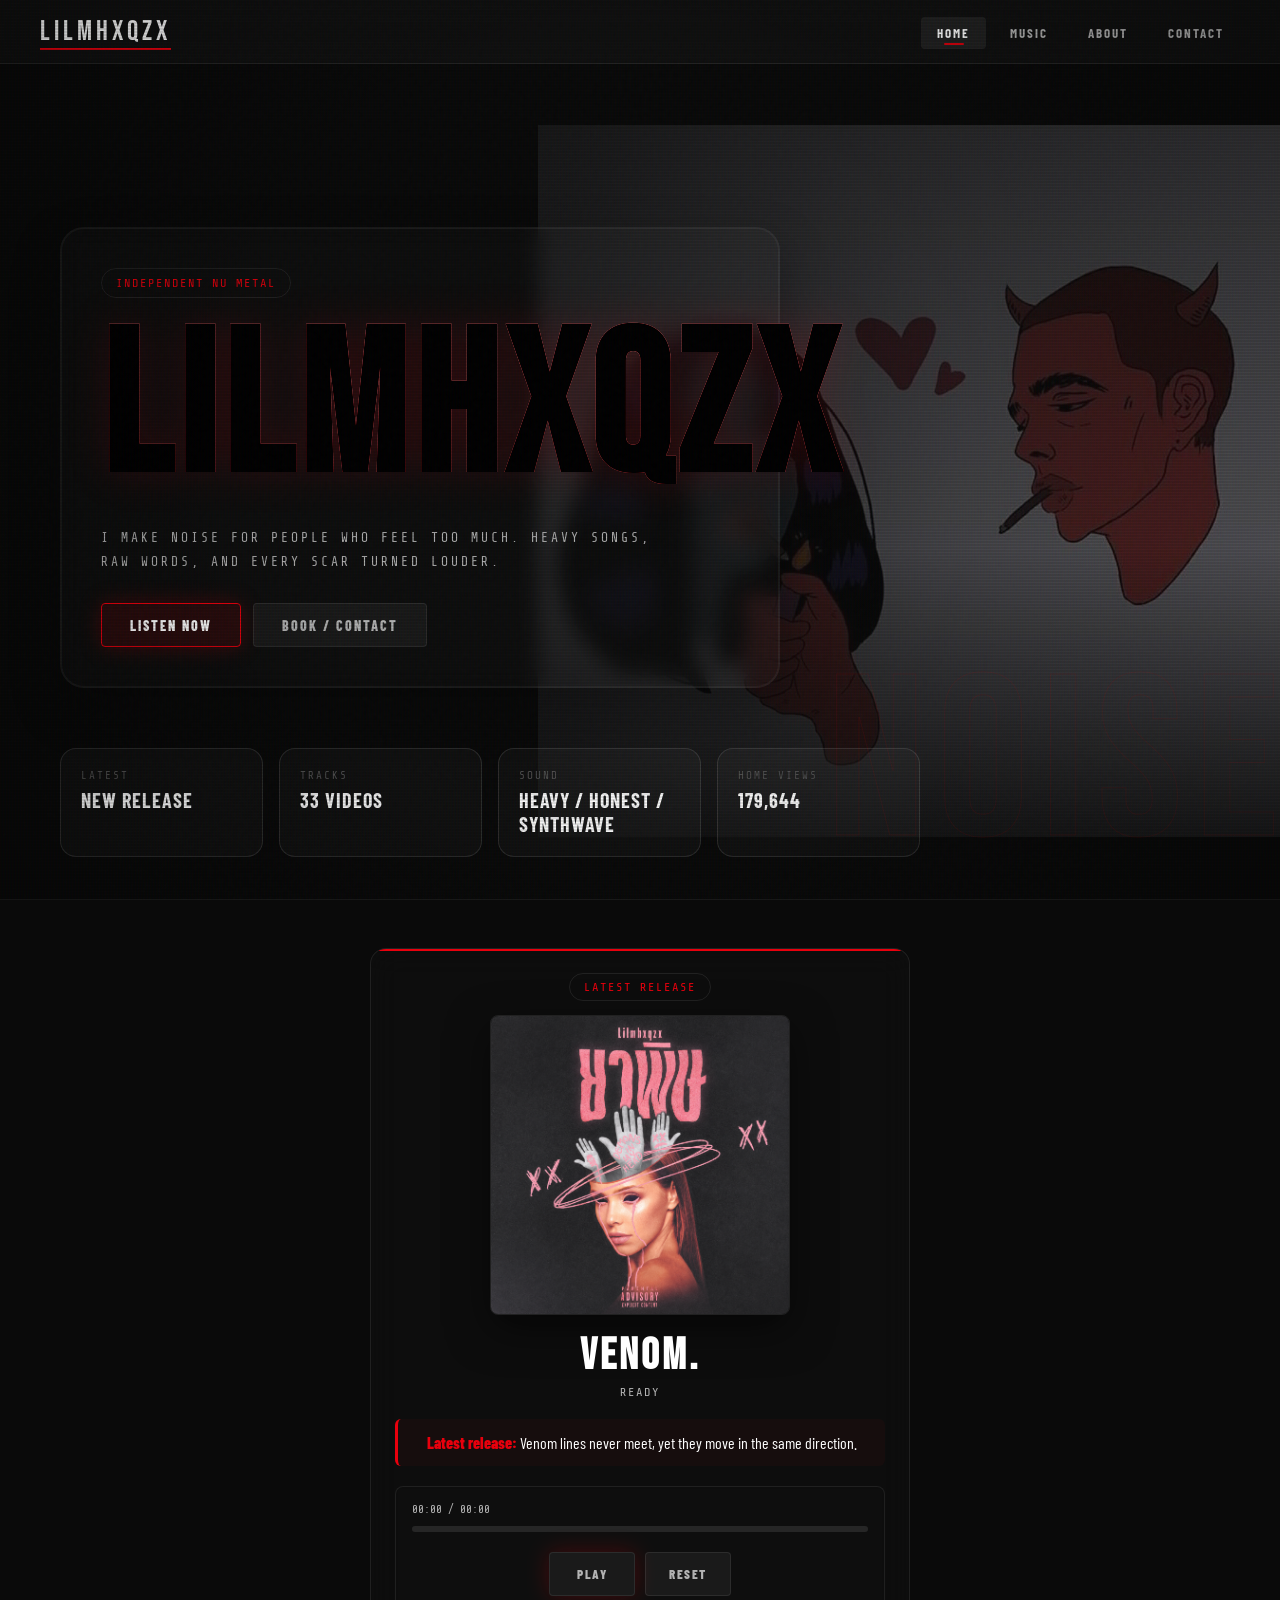
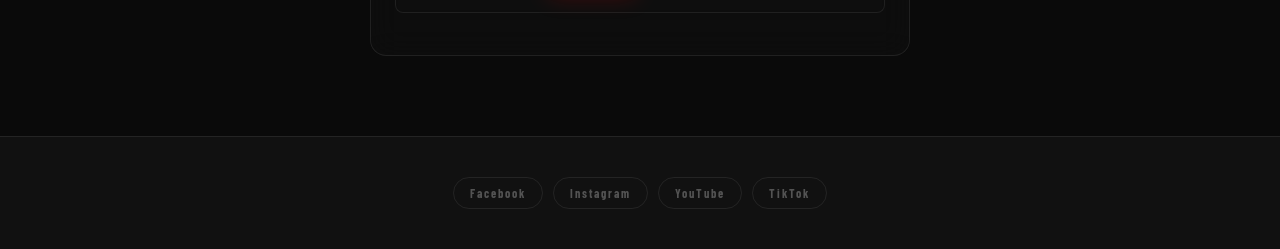
<file: index.html>
<!DOCTYPE html>
<html lang="en">

<head>
    <meta charset="UTF-8">
    <meta name="viewport" content="width=device-width, initial-scale=1.0">
    <title>Lilmhxqzx Music</title>
    <link href="https://fonts.googleapis.com/css2?family=Bebas+Neue&family=Barlow+Condensed:wght@400;600;700;900&family=Share+Tech+Mono&display=swap" rel="stylesheet">
    <link rel="stylesheet" href="style.css?v=3">
    <script src="data.js"></script>
    <!-- Internal Styles Cleaned up to use style.css -->
</head>

<body>
    <div id="page-loader"></div>

    <nav class="navbar">
        <a href="index.html" class="logo">LILMHXQZX</a>
        <button class="nav-toggle" id="nav-toggle">☰</button>
        <ul id="nav-menu">
            <li><a href="index.html" class="active">HOME</a></li>
            <li><a href="music.html">MUSIC</a></li>
            <li><a href="about.html">ABOUT</a></li>
            <li><a href="contact.html">CONTACT</a></li>
        </ul>
    </nav>

    <main class="home">
        <div class="hero-content-glass">
            <div class="hero-copy">
                <div class="eyebrow">INDEPENDENT NU METAL</div>
                <h1 class="glitch" data-text="LILMHXQZX">LILMHXQZX</h1>
                <p>I make noise for people who feel too much. Heavy songs, raw words, and every scar turned louder.</p>
                <div class="hero-actions">
                    <a class="primary-action" href="music.html">LISTEN NOW</a>
                    <a class="secondary-action" href="contact.html">BOOK / CONTACT</a>
                </div>
            </div>
        </div>

        <div class="hero-meta" aria-label="Artist highlights">
            <div>
                <span>Latest</span>
                <strong>New Release</strong>
            </div>
            <div>
                <span>Tracks</span>
                <strong id="meta-track-count">0 Videos</strong>
            </div>
            <div>
                <span>Sound</span>
                <strong>HEAVY / HONEST / SYNTHWAVE</strong>
            </div>
            <div>
                <span>HOME VIEWS</span>
                <strong id="visitor-count">LOADING...</strong>
            </div>
        </div>
    </main>

    <!-- Music Player Section -->
    <div class="music-player-section">
        <div class="music-player-container">
            <div class="badge">LATEST RELEASE</div>
            
            <div class="album-cover-wrapper">
                <img id="albumCover" src="cover.jpg" alt="Album Cover" class="album-cover">
            </div>
            
            <h2 id="latest-title">LOAD_ERROR</h2>
            <div class="subtitle" id="player-status">READY</div>
            
            <div id="latest-desc" class="info">
                <p>Loading track metadata...</p>
            </div>

            <div class="player-wrapper">
                <div style="display: flex; justify-content: space-between; margin-bottom: 10px; font-family: 'Share Tech Mono'; font-size: 11px; color: var(--grey);">
                    <span id="time-display">00:00 / 00:00</span>
                    <span id="ascii-visualizer" style="color: var(--red);"></span>
                </div>
                
                <div style="height: 6px; background: rgba(255,255,255,0.1); border-radius: 3px; margin-bottom: 20px; overflow: hidden;">
                    <div id="progress-fill" style="height: 100%; width: 0%; background: var(--red); box-shadow: 0 0 10px var(--red); transition: width 0.1s linear;"></div>
                </div>

                <audio id="main-audio">
                    <source id="audio-source" src="" type="audio/mpeg">
                </audio>

                <div class="controls">
                    <button class="primary-action" onclick="togglePlay()" id="play-btn">PLAY</button>
                    <button class="secondary-action" onclick="resetAudio()" id="reset-btn">RESET</button>
                </div>
            </div>
        </div>
    </div>

    <div class="social-links">
        <a href="https://web.facebook.com/suparak.chouyphom" target="_blank">Facebook</a>
        <a href="https://www.instagram.com/lilmhxqzx" target="_blank">Instagram</a>
        <a href="https://www.youtube.com/@LilmhxqzxMusic" target="_blank">YouTube</a>
        <a href="https://www.youtube.com/@LilmhxqzxMusic" target="_blank">TikTok</a>
    </div>

    <script>
        // ข้อมูล trackList ถูกโหลดมาจากไฟล์ data.js แล้ว

        let audioCtx;
        function playStaticPop() {
            if (!audioCtx) audioCtx = new (window.AudioContext || window.webkitAudioContext)();
            
            const bufferSize = audioCtx.sampleRate * 0.1; 
            const buffer = audioCtx.createBuffer(1, bufferSize, audioCtx.sampleRate);
            const data = buffer.getChannelData(0);
            
            // สร้าง White Noise
            for (let i = 0; i < bufferSize; i++) {
                data[i] = Math.random() * 2 - 1;
            }

            const noise = audioCtx.createBufferSource();
            noise.buffer = buffer;

            // กรองเสียงให้ดู "ดิบ" และแห้งๆ สไตล์วิทยุเก่า
            const filter = audioCtx.createBiquadFilter();
            filter.type = 'bandpass';
            filter.frequency.value = 1000;
            filter.Q.value = 1;

            const gain = audioCtx.createGain();
            gain.gain.setValueAtTime(0.15, audioCtx.currentTime);
            gain.gain.exponentialRampToValueAtTime(0.01, audioCtx.currentTime + 0.1);

            noise.connect(filter);
            filter.connect(gain);
            gain.connect(audioCtx.destination);

            noise.start();
            noise.stop(audioCtx.currentTime + 0.1);
        }

        function triggerScreenGlitch() {
            document.body.classList.add('active-glitch');
            setTimeout(() => {
                document.body.classList.remove('active-glitch');
            }, 100);
        }

        // ดักจับการคลิกทุกปุ่มและลิงก์
        document.addEventListener('click', (e) => {
            if (e.target.closest('button, a')) {
                playStaticPop();
                triggerScreenGlitch();
            }
        });

        function animateValue(id, start, end, duration, suffix = "") {
            const obj = document.getElementById(id);
            if (!obj) return;
            let startTimestamp = null;
            const step = (timestamp) => {
                if (!startTimestamp) startTimestamp = timestamp;
                const progress = Math.min((timestamp - startTimestamp) / duration, 1);
                const value = Math.floor(progress * (end - start) + start);
                obj.innerHTML = value.toLocaleString() + suffix;
                if (progress < 1) {
                    window.requestAnimationFrame(step);
                }
            };
            window.requestAnimationFrame(step);
        }

        async function updateVisitorStats() {
            const visitorCountEl = document.getElementById('visitor-count');
            
            try {
                const response = await fetch('https://api.counterapi.dev/v1/lilmhxqzx/home/up');
                const data = await response.json();
                
                // จำลองเลขผู้เข้าชมออนไลน์ (สุ่มระหว่าง 3-12 คน)
                const onlineNow = Math.floor(Math.random() * 10) + 3;
                const suffix = ` <small style="font-size: 10px; color: #e8000d;">[${onlineNow} LIVE]</small>`;
                
                animateValue('visitor-count', 0, data.count, 1500, suffix);
                
            } catch (err) {
                console.error('Stats Error:', err);
                // กรณี API ขัดข้อง ให้แสดงเลขจำลอง
                if (visitorCountEl) {
                    const fallbackCount = Math.floor(Date.now() / 10000000).toLocaleString();
                    visitorCountEl.textContent = fallbackCount;
                }
            }
        }

        // --- PLAYER LOGIC ---
        const mainAudio = document.getElementById('main-audio');
        const playBtn = document.getElementById('play-btn');
        const progressFill = document.getElementById('progress-fill');
        const timeDisplay = document.getElementById('time-display');
        const playerStatus = document.getElementById('player-status');

        let visualizerInterval;
        function startVisualizer() {
            const viz = document.getElementById('ascii-visualizer');
            const chars = [" ", "▂", "▃", "▄", "▅", "▆", "▇", "█"];
            visualizerInterval = setInterval(() => {
                let output = "";
                for (let i = 0; i < 6; i++) {
                    output += chars[Math.floor(Math.random() * chars.length)];
                }
                viz.textContent = output;
            }, 100);
        }

        let statusTypeInterval;
        function setStatusText(text) {
            clearInterval(statusTypeInterval);
            playerStatus.textContent = '';
            let i = 0;
            statusTypeInterval = setInterval(() => {
                if (i < text.length) {
                    playerStatus.textContent += text.charAt(i);
                    i++;
                } else {
                    clearInterval(statusTypeInterval);
                }
            }, 50); // ความเร็วในการพิมพ์ (มิลลิวินาที)
        }

        function togglePlay() {
            // เพิ่ม class กระพริบและลบออกเมื่ออนิเมชั่นจบ
            playBtn.classList.add('is-glitching');
            setTimeout(() => {
                playBtn.classList.remove('is-glitching');
            }, 400);

            if (mainAudio.paused) {
                mainAudio.play();
                playBtn.textContent = "PAUSE";
                setStatusText("STREAMING...");
                startVisualizer();
            } else {
                mainAudio.pause();
                playBtn.textContent = "PLAY";
                setStatusText("PAUSED");
                clearInterval(visualizerInterval);
                document.getElementById('ascii-visualizer').textContent = "";
            }
        }

        function resetAudio() {
            mainAudio.pause();
            mainAudio.currentTime = 0;
            playBtn.textContent = "PLAY";
            setStatusText("READY");
            clearInterval(visualizerInterval);
            document.getElementById('ascii-visualizer').textContent = "";
        }

        function formatTime(seconds) {
            const min = Math.floor(seconds / 60);
            const sec = Math.floor(seconds % 60);
            return `${min.toString().padStart(2, '0')}:${sec.toString().padStart(2, '0')}`;
        }

        mainAudio.addEventListener('timeupdate', () => {
            const percent = (mainAudio.currentTime / mainAudio.duration) * 100;
            progressFill.style.width = percent + '%';
            
            if (mainAudio.duration) {
                timeDisplay.textContent = `${formatTime(mainAudio.currentTime)} / ${formatTime(mainAudio.duration)}`;
            }
        });

        mainAudio.addEventListener('ended', () => {
            playBtn.textContent = "PLAY";
            setStatusText("COMPLETED");
            clearInterval(visualizerInterval);
            document.getElementById('ascii-visualizer').textContent = "";
        });

        function initHomePage() {
            const latestTrack = trackList[0];
            const metaCount = document.getElementById('meta-track-count');
            const latestTitle = document.getElementById('latest-title');
            const latestDesc = document.getElementById('latest-desc');
            const albumCover = document.getElementById('albumCover');
            const audioPlayer = document.getElementById('main-audio');
            const audioSource = document.getElementById('audio-source');

            updateVisitorStats();
            // เริ่มต้นด้วยเอฟเฟกต์พิมพ์คำว่า READY
            setStatusText("READY");

            // 1. อัปเดตจำนวนวิดีโอในส่วน Hero
            if (metaCount) {
                metaCount.textContent = `${trackList.length} Videos`;
            }

            // 2. อัปเดตข้อมูลเพลงล่าสุด (Latest Drop)
            if (latestTrack) {
                latestTitle.textContent = latestTrack.title;
                
                if (latestTrack.description) {
                    latestDesc.innerHTML = `<span class="highlight-info">Latest release:</span> ${latestTrack.description}`;
                }

                // 3. เปลี่ยนรูปหน้าปก (ถ้ามีข้อมูล coverSrc)
                if (latestTrack.coverSrc) {
                    albumCover.src = latestTrack.coverSrc;
                }

                // 3. เปลี่ยนไฟล์เพลงในเครื่องเล่น (ถ้ามีข้อมูล audioSrc)
                if (latestTrack.audioSrc) {
                    audioSource.src = latestTrack.audioSrc;
                    audioPlayer.load(); // รีโหลดเพื่อให้เครื่องเล่นจำไฟล์ใหม่
                }
            }
        }

        // เรียกใช้งานเมื่อโหลดหน้า
        window.addEventListener('DOMContentLoaded', initHomePage);

        // Mobile Menu Toggle
        const navToggle = document.getElementById('nav-toggle');
        const navMenu = document.getElementById('nav-menu');
        if(navToggle) {
            navToggle.addEventListener('click', () => navMenu.classList.toggle('active'));
        }

        // Page Fade-in
        window.addEventListener('load', () => {
            document.getElementById('page-loader').style.opacity = '0';
        });
    </script>

</body>

</html>
</file>
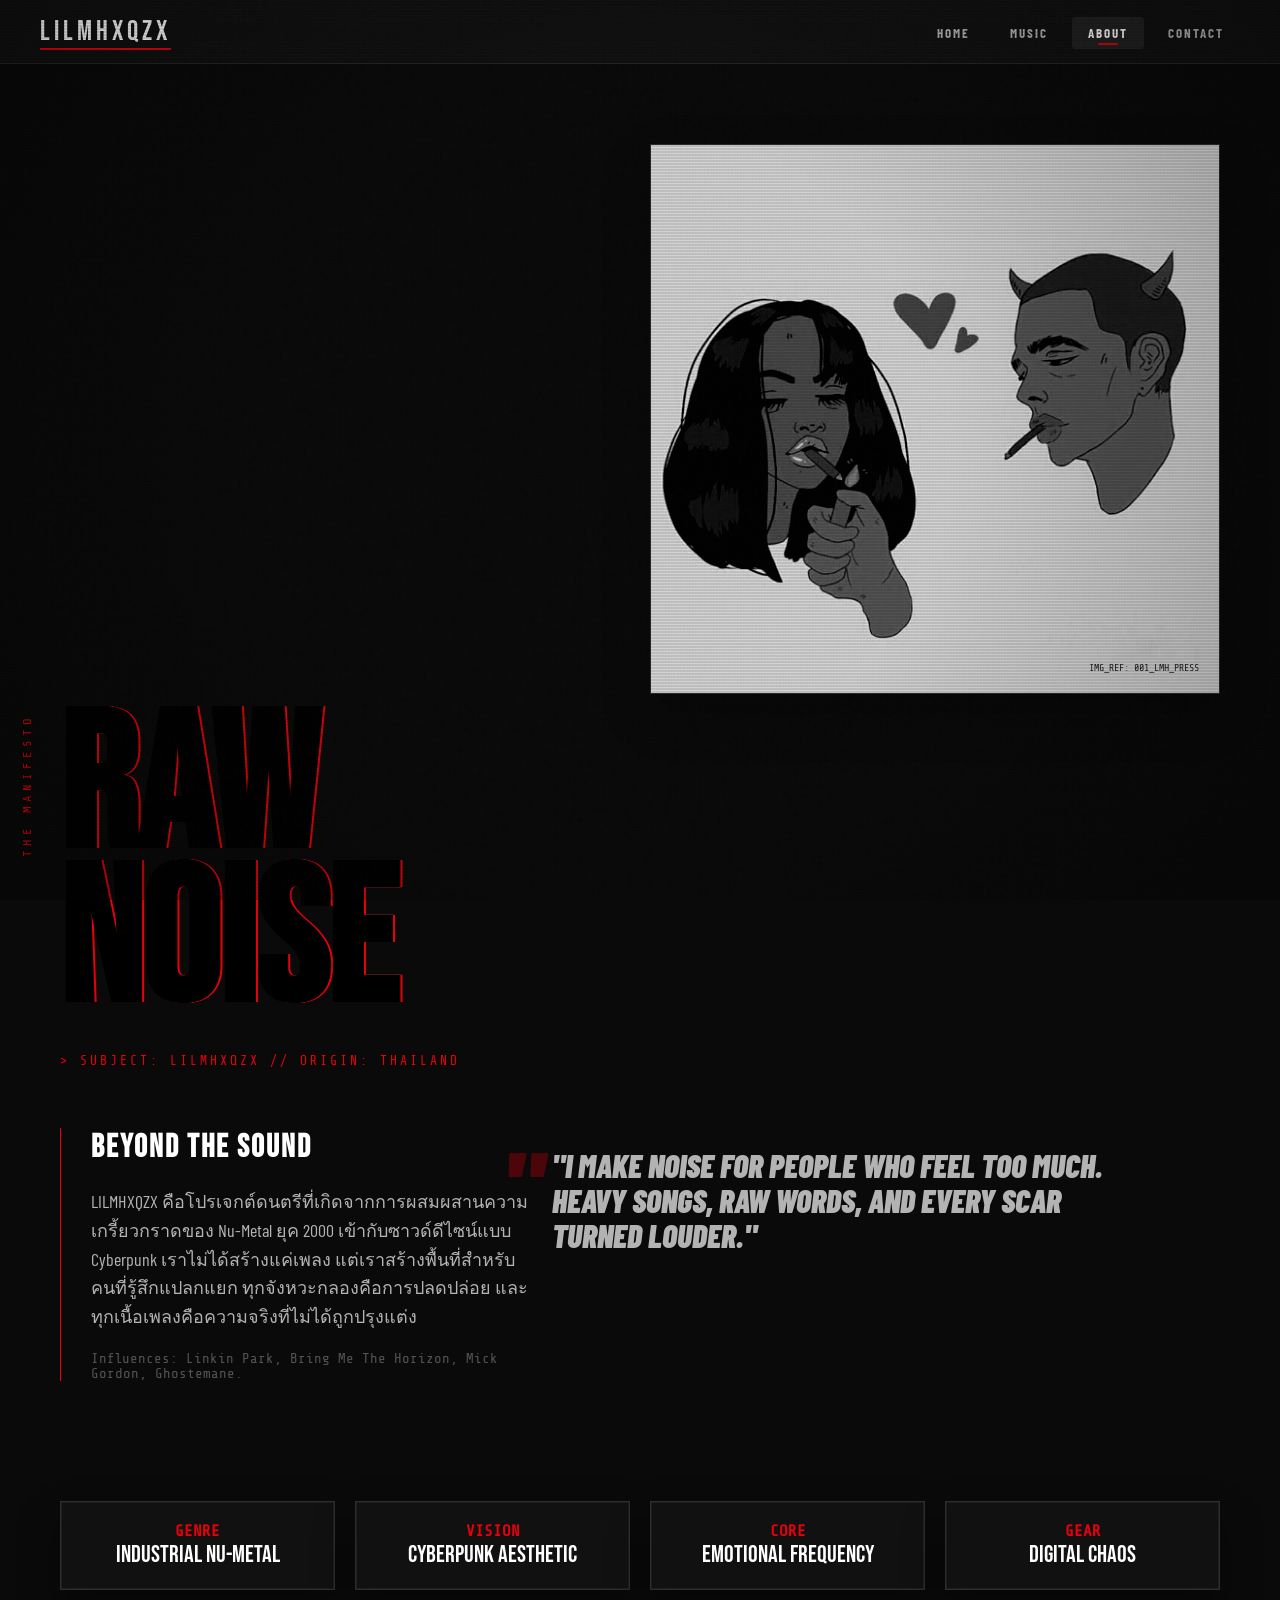
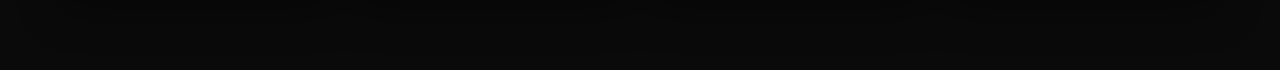
<file: about.html>
<!DOCTYPE html>
<html lang="en">
<head>
    <meta charset="UTF-8">
    <meta name="viewport" content="width=device-width, initial-scale=1.0">
    <title>About - LILMHXQZX</title>
    <link href="https://fonts.googleapis.com/css2?family=Bebas+Neue&family=Barlow+Condensed:wght@400;600;700;900&family=Share+Tech+Mono&display=swap" rel="stylesheet">
    <link rel="stylesheet" href="style.css">
</head>
<body>
    <div id="page-loader"></div>
    <nav class="navbar">
        <a href="index.html" class="logo">LILMHXQZX</a>
        <button class="nav-toggle" id="nav-toggle">☰</button>
        <ul id="nav-menu">
            <li><a href="index.html">HOME</a></li>
            <li><a href="music.html">MUSIC</a></li>
            <li><a href="about.html" class="active">ABOUT</a></li>
            <li><a href="contact.html">CONTACT</a></li>
        </ul>
    </nav>

    <main class="about-magazine">
        <!-- Hero Section -->
        <section class="mag-hero-text reveal-on-scroll">
            <div style="position: relative;">
                <span class="mag-vertical-label">THE MANIFESTO</span>
                <h1 class="glitch" data-text="RAW NOISE">RAW<br>NOISE</h1>
            </div>
            <p class="subtitle-mono">> SUBJECT: LILMHXQZX // ORIGIN: THAILAND</p>
        </section>

        <!-- Main Image -->
        <div class="mag-main-image card reveal-on-scroll">
            <img src="cover.jpg" alt="Lilmhxqzx Artist" style="width: 100%; height: 100%; object-fit: cover;">
            <div style="position: absolute; bottom: 20px; right: 20px; font-family: 'Share Tech Mono'; font-size: 10px; color: var(--red);">
                IMG_REF: 001_LMH_PRESS
            </div>
        </div>

        <!-- Content Block -->
        <article class="mag-content-block reveal-on-scroll">
            <h3 style="font-family: 'Bebas Neue'; font-size: 32px; letter-spacing: 2px; margin-bottom: 20px;">BEYOND THE SOUND</h3>
            <p style="color: var(--grey); font-size: 18px; line-height: 1.6; margin-bottom: 20px;">
                LILMHXQZX คือโปรเจกต์ดนตรีที่เกิดจากการผสมผสานความเกรี้ยวกราดของ Nu-Metal ยุค 2000 เข้ากับซาวด์ดีไซน์แบบ Cyberpunk 
                เราไม่ได้สร้างแค่เพลง แต่เราสร้างพื้นที่สำหรับคนที่รู้สึกแปลกแยก ทุกจังหวะกลองคือการปลดปล่อย และทุกเนื้อเพลงคือความจริงที่ไม่ได้ถูกปรุงแต่ง
            </p>
            <p style="color: var(--dim); font-family: 'Share Tech Mono'; font-size: 14px;">
                Influences: Linkin Park, Bring Me The Horizon, Mick Gordon, Ghostemane.
            </p>
        </article>

        <!-- Big Quote -->
        <blockquote class="mag-quote reveal-on-scroll">
            "I make noise for people who feel too much. Heavy songs, raw words, and every scar turned louder."
        </blockquote>

        <!-- Bottom Stats/Grid -->
        <div class="mag-stats-grid reveal-on-scroll">
            <div class="card" style="padding: 20px; text-align: center;">
                <h4 style="color: var(--red); font-family: 'Share Tech Mono';">GENRE</h4>
                <p style="font-family: 'Bebas Neue'; font-size: 24px;">INDUSTRIAL NU-METAL</p>
            </div>
            <div class="card" style="padding: 20px; text-align: center;">
                <h4 style="color: var(--red); font-family: 'Share Tech Mono';">VISION</h4>
                <p style="font-family: 'Bebas Neue'; font-size: 24px;">CYBERPUNK AESTHETIC</p>
            </div>
            <div class="card" style="padding: 20px; text-align: center;">
                <h4 style="color: var(--red); font-family: 'Share Tech Mono';">CORE</h4>
                <p style="font-family: 'Bebas Neue'; font-size: 24px;">EMOTIONAL FREQUENCY</p>
            </div>
            <div class="card" style="padding: 20px; text-align: center;">
                <h4 style="color: var(--red); font-family: 'Share Tech Mono';">GEAR</h4>
                <p style="font-family: 'Bebas Neue'; font-size: 24px;">DIGITAL CHAOS</p>
            </div>
        </div>
    </main>

    <script>
        // Intersection Observer for Scroll Reveal
        const observerOptions = {
            threshold: 0.1, // ปรับให้ทำงานเร็วขึ้นบนมือถือ (10%)
            rootMargin: "0px 0px -20px 0px" // ปรับ margin ให้แคบลงเพื่อให้ Trigger ง่ายขึ้น
        };

        const observer = new IntersectionObserver((entries) => {
            entries.forEach(entry => {
                if (entry.isIntersecting) {
                    entry.target.classList.add('is-visible');
                }
            });
        }, observerOptions);

        document.querySelectorAll('.reveal-on-scroll').forEach(el => observer.observe(el));

        // Mobile Menu Toggle
        const navToggle = document.getElementById('nav-toggle');
        const navMenu = document.getElementById('nav-menu');
        if(navToggle) {
            navToggle.addEventListener('click', () => navMenu.classList.toggle('active'));
        }

        // Page Fade-in
        window.addEventListener('load', () => {
            document.getElementById('page-loader').style.opacity = '0';
        });
    </script>
</body>
</html>
</file>
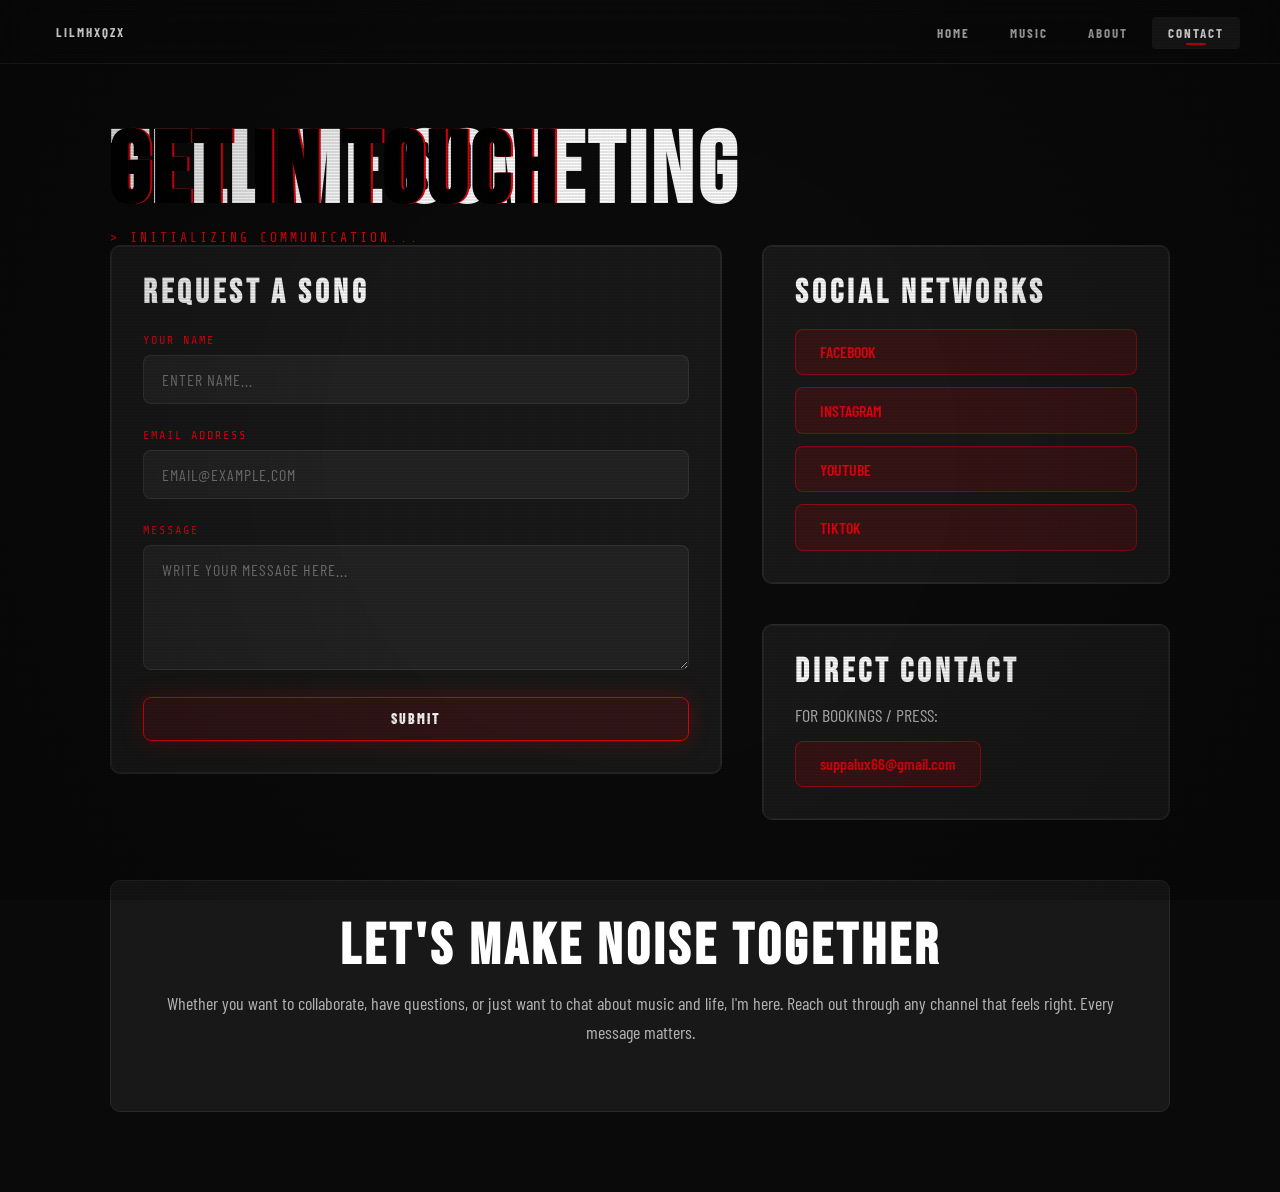
<file: contact.html>
<!DOCTYPE html>
<html lang="en">

<head>
    <meta charset="UTF-8">
    <meta name="viewport" content="width=device-width, initial-scale=1.0">
    <title>Lilmhxqzx Music - CONTACT</title>
    <link href="https://fonts.googleapis.com/css2?family=Bebas+Neue&family=Barlow+Condensed:wght@400;600;700;900&family=Share+Tech+Mono&display=swap" rel="stylesheet">
    <link rel="stylesheet" href="style.css">
    <style>
        .glitch {
            position: relative;
            display: inline-block;
        }

        /* Contact Container */
        .contact-container {
            position: relative;
            z-index: 10; /* ให้สูงกว่า overlays */
            padding: 60px 40px;
            max-width: 1200px;
            margin: 0 auto;
        }

        /* Contact Content Grid */
        .contact-content {
            display: flex;
            flex-direction: column;
            gap: 40px;
        }

        @keyframes fadeInDown {
            from {
                opacity: 0;
                transform: translateY(-30px);
            }
            to {
                opacity: 1;
                transform: translateY(0);
            }
        }

        /* Contact Card */
        .contact-card {
            background: var(--surface);
            backdrop-filter: var(--glass-blur);
            -webkit-backdrop-filter: var(--glass-blur);
            border: 1px solid var(--glass-border);
            border-radius: 16px;
            padding: 2rem;
            transition: all 0.3s ease;
            animation: fadeIn 0.8s ease forwards;
            box-shadow: inset 0 0 0 1px rgba(255,255,255,0.05);
        }

        .contact-card:nth-child(1) { animation-delay: 0.1s; }
        .contact-card:nth-child(2) { animation-delay: 0.2s; }
        .contact-card:nth-child(3) { animation-delay: 0.3s; }
        .contact-card:nth-child(4) { animation-delay: 0.4s; }

        @keyframes fadeIn {
            from {
                opacity: 0;
                transform: translateY(20px);
            }
            to {
                opacity: 1;
                transform: translateY(0);
            }
        }

        .contact-card:hover {
            border-color: #e8000d;
            background: linear-gradient(135deg, rgba(20, 20, 20, 1) 0%, rgba(30, 30, 30, 1) 100%);
            box-shadow: 0 0 30px rgba(232, 0, 13, 0.2);
            transform: translateY(-10px);
        }

        .contact-card-icon {
            font-size: 2.5rem;
            margin-bottom: 1rem;
        }

        .contact-card h2 {
            font-size: 1.3rem;
            color: #e8000d;
            margin-bottom: 1rem;
            font-weight: 700;
        }

        .contact-card p {
            color: #b3b3b3;
            margin-bottom: 1rem;
            font-size: 0.95rem;
        }

        .contact-card a {
            display: inline-block;
            padding: 0.8rem 1.5rem;
            background: rgba(232, 0, 13, 0.15);
            border: 1px solid rgba(232, 0, 13, 0.5);
            color: #e8000d;
            text-decoration: none;
            border-radius: 8px;
            font-weight: 600;
            transition: all 0.3s ease;
            word-break: break-all;
        }

        .contact-card a:hover {
            background: rgba(232, 0, 13, 0.3);
            border-color: #e8000d;
            color: #ff1f2d;
            box-shadow: 0 0 15px rgba(232, 0, 13, 0.3);
        }

        /* CTA Section */
        .cta-section {
            background: linear-gradient(135deg, rgba(232, 0, 13, 0.1) 0%, rgba(232, 0, 13, 0.05) 100%);
            border: 1px solid rgba(232, 0, 13, 0.3);
            border-radius: 10px;
            padding: 2.5rem;
            text-align: center;
            animation: fadeIn 0.8s ease 0.5s both;
        }

        .cta-section h2 {
            font-size: 1.8rem;
            color: #e8000d;
            margin-bottom: 1rem;
            font-weight: 900;
            text-transform: uppercase;
            letter-spacing: 1px;
        }

        .cta-section p {
            color: #b3b3b3;
            font-size: 1rem;
            margin-bottom: 1.5rem;
            line-height: 1.6;
        }

        /* Responsive */
        @media (max-width: 768px) {
            .navbar {
                flex-direction: column;
                gap: 1.2rem;
                padding: 1rem;
            }

            .navbar ul {
                flex-direction: column;
                gap: 0.8rem;
                text-align: center;
            }

            .contact-container {
                padding: 1.5rem 1rem;
            }

            .contact-header h1 {
                font-size: 48px;
            }

            .contact-content {
                grid-template-columns: 1fr;
                gap: 1.5rem;
            }

            .contact-card {
                padding: 1.5rem;
            }

            .cta-section {
                padding: 1.5rem;
            }

            .contact-card a {
                font-size: 0.85rem;
                padding: 0.6rem 1.2rem;
            }
        }

        /* Grid Layout for Form + Links */
        .contact-grid-system {
            display: grid;
            grid-template-columns: 1.5fr 1fr;
            gap: 40px;
            align-items: start;
        }

        @media (max-width: 968px) {
            .contact-grid-system { grid-template-columns: 1fr; }
        }


        ::-webkit-scrollbar-thumb:hover {
            background: #ff1f2d;
        }
        /* Theme alignment overrides */
        body {
            background: #0a0a0a;
        }

        .navbar {
            height: 64px;
            padding: 0 40px;
            background: rgba(10, 10, 10, 0.7);
            backdrop-filter: var(--glass-blur);
            -webkit-backdrop-filter: var(--glass-blur);
            border-bottom: 1px solid var(--border);
            position: sticky;
            top: 0;
            z-index: 100;
        }

        .navbar ul {
            gap: 8px;
        }

        .navbar a {
            font-family: 'Barlow Condensed', sans-serif;
            font-size: 13px;
            font-weight: 700;
            letter-spacing: 2px;
            padding: 8px 16px;
            border-radius: 4px;
        }

        .navbar a:hover,
        .navbar a.active {
            color: #fff;
            background: rgba(255, 255, 255, 0.07);
        }

        .navbar a::after {
            bottom: 4px;
            left: 50%;
            transform: translateX(-50%) scaleX(0);
            width: 20px;
            background: #e8000d;
            transition: transform 0.2s;
            border-radius: 2px;
        }

        .navbar a:hover::after,
        .navbar a.active::after {
            width: 20px;
            transform: translateX(-50%) scaleX(1);
        }

        .contact-container {
            max-width: 1180px;
            padding: 64px 60px 80px;
        }

        .contact-header h1,
        .cta-section h2,
        .contact-card h2 {
            font-family: 'Bebas Neue', sans-serif;
            letter-spacing: 4px;
            line-height: 0.9;
        }

        .contact-header h1 {
            font-size: clamp(48px, 8vw, 100px);
        }

        .contact-header p {
            font-family: 'Share Tech Mono', monospace;
            font-size: 13px;
            letter-spacing: 3px;
            color: #e8000d;
        }

        .contact-card,
        .cta-section {
            background: #181818;
            border: 1px solid #2a2a2a;
            border-radius: 10px;
        }

        .contact-card-icon {
            font-family: 'Share Tech Mono', monospace;
            color: #e8000d;
            font-size: 18px;
            letter-spacing: 2px;
        }

        .contact-card h2 {
            font-size: 34px;
            color: #fff;
        }

        .contact-card p,
        .cta-section p {
            font-size: 18px;
            color: #b3b3b3;
        }

        .cta-section h2 {
            font-size: clamp(34px, 5vw, 58px);
            color: #fff;
        }

        @media (max-width: 768px) {
            .navbar {
                height: auto;
                padding: 16px 20px;
            }

            .navbar ul {
                flex-direction: row;
                flex-wrap: wrap;
                justify-content: center;
                gap: 0;
            }

            .navbar a {
                padding: 8px 10px;
                font-size: 12px;
            }

            .contact-container {
                padding: 48px 20px 60px;
            }
        }

        /* Footer Stats */
        .footer-stats-bar {
            border-top: 1px solid #2a2a2a;
            padding: 40px 60px;
            display: flex;
            align-items: center;
            justify-content: space-between;
            background: #0a0a0a;
            margin-top: 4rem;
        }
        .logo-sm-footer { font-family: 'Bebas Neue', sans-serif; font-size: 20px; letter-spacing: 4px; color: #555; }
        @media (max-width: 768px) { .footer-stats-bar { padding: 32px 20px; flex-direction: column; gap: 10px; } }

        /* CRT Scanlines & Vignette Overlay */
        body::after {
            content: " ";
            display: block;
            position: fixed;
            top: 0; left: 0; bottom: 0; right: 0;
            background: 
                linear-gradient(rgba(18, 16, 16, 0) 50%, rgba(0, 0, 0, 0.1) 50%), 
                linear-gradient(90deg, rgba(255, 0, 0, 0.03), rgba(0, 255, 0, 0.01), rgba(0, 0, 255, 0.03));
            z-index: 9998;
            background-size: 100% 3px, 3px 100%;
            pointer-events: none;
        }
        body::before {
            content: " ";
            display: block;
            position: fixed;
            top: 0; left: 0; bottom: 0; right: 0;
            background: radial-gradient(circle, rgba(0,0,0,0) 40%, rgba(0,0,0,0.6) 100%);
            z-index: 9999;
            pointer-events: none;
        }

        /* Screen Glitch Spike */
        .active-glitch {
            animation: screen-spike 0.1s steps(2);
        }
        @keyframes screen-spike {
            0% { filter: invert(0.5) hue-rotate(90deg); transform: translateX(5px) skewX(2deg); }
            50% { filter: contrast(5); transform: translateX(-5px) skewX(-2deg); }
            100% { filter: none; transform: none; }
        }
    </style>
</head>

<body>
    <!-- Page Loader Overlay -->
    <div id="page-loader"></div>

    <!-- NAVBAR -->
    <nav class="navbar">
        <a href="index.html" class="logo">LILMHXQZX</a>
        <button class="nav-toggle" id="nav-toggle">☰</button>
        <ul id="nav-menu">
            <li><a href="index.html">HOME</a></li>
            <li><a href="music.html">MUSIC</a></li>
            <li><a href="about.html">ABOUT</a></li>
            <li><a href="contact.html" class="active">CONTACT</a></li>
        </ul>
    </nav>

    <!-- CONTACT SECTION -->
    <div class="contact-container">
        <div class="contact-header reveal-on-scroll">
            <h1 class="glitch" data-text="GET IN TOUCH">TELL ME SOMETING</h1>
            <p class="subtitle-mono">> INITIALIZING COMMUNICATION...</p>
        </div>

        <div class="contact-grid-system">
            <!-- Email Form -->
            <div class="contact-card reveal-on-scroll">
                <h2 style="margin-bottom: 24px;">REQUEST A SONG</h2>
                <!-- เปลี่ยน 'your-id' เป็น ID จริงที่ได้จากหน้าแดชบอร์ดของ Formspree -->
                <form id="contact-form" action="https://formspree.io/f/xaqzyaqr" method="POST"> 
                    <div class="glass-input-group">
                        <label>Your Name</label>
                        <input type="text" name="name" class="glass-input" placeholder="ENTER NAME..." required>
                    </div>
                    <div class="glass-input-group">
                        <label>Email Address</label>
                        <input type="email" name="email" class="glass-input" placeholder="EMAIL@EXAMPLE.COM" required>
                    </div>
                    <div class="glass-input-group">
                        <label>Message</label>
                        <textarea name="message" class="glass-input" rows="5" placeholder="WRITE YOUR MESSAGE HERE..." required></textarea>
                    </div>
                    <button type="submit" id="submit-btn" class="primary-action" style="width: 100%; cursor: pointer; border-radius: 8px;">
                        SUBMIT
                    </button>
                </form>
            </div>

            <!-- Social Links Stack -->
            <div class="contact-content">
                <div class="contact-card reveal-on-scroll" style="transition-delay: 0.1s;">
                    <h2>SOCIAL NETWORKS</h2>
                    <div style="display: flex; flex-direction: column; gap: 12px; margin-top: 20px;">
                        <a href="https://web.facebook.com/suparak.chouyphom" target="_blank">FACEBOOK</a>
                        <a href="https://www.instagram.com/lilmhxqzx" target="_blank">INSTAGRAM</a>
                        <a href="https://www.youtube.com/@LilmhxqzxMusic" target="_blank">YOUTUBE</a>
                        <a href="https://www.tiktok.com/@lilmhxqzx" target="_blank">TIKTOK</a>
                    </div>
                </div>

                <div class="contact-card reveal-on-scroll" style="transition-delay: 0.2s;">
                    <h2>DIRECT CONTACT</h2>
                    <p style="margin: 15px 0;">FOR BOOKINGS / PRESS:</p>
                    <a href="mailto:suppalux66@gmail.com">suppalux66@gmail.com</a>
                </div>
            </div>
        </div>

        <!-- CTA Section -->
        <div class="cta-section reveal-on-scroll" style="margin-top: 60px;">
            <h2>Let's Make Noise Together</h2>
            <p>Whether you want to collaborate, have questions, or just want to chat about music and life, I'm here. Reach out through any channel that feels right. Every message matters.</p>
        </div>
    </div>

    <!-- Success Overlay -->
    <div id="success-overlay" class="success-overlay">
        <div class="contact-card" style="text-align: center; max-width: 440px; border-color: var(--red);">
            <h2 class="glitch" data-text="TRANSMISSION SUCCESS">TRANSMISSION SUCCESS</h2>
            <p style="color: var(--grey); margin: 20px 0; font-family: 'Share Tech Mono';">Signal received. Logging into the mainframe.</p>
            <button class="secondary-action" onclick="document.getElementById('success-overlay').style.display='none'" style="width: 100%; cursor: pointer;">ACKNOWLEDGE</button>
        </div>
    </div>

    <script>
        // Page Loader
        window.addEventListener('load', () => {
            const loader = document.getElementById('page-loader');
            if (loader) loader.style.opacity = '0';
        });

        // Mobile Menu
        const navToggle = document.getElementById('nav-toggle');
        const navMenu = document.getElementById('nav-menu');
        if(navToggle && navMenu) {
            navToggle.addEventListener('click', () => navMenu.classList.toggle('active'));
        }

        // Reveal on Scroll
        const observer = new IntersectionObserver((entries) => {
            entries.forEach(entry => {
                if (entry.isIntersecting) entry.target.classList.add('is-visible');
            });
        }, { threshold: 0.1 });
        document.querySelectorAll('.reveal-on-scroll').forEach(el => observer.observe(el));

        // AJAX Form Handling
        const contactForm = document.getElementById('contact-form');
        if (contactForm) {
            contactForm.addEventListener('submit', async (e) => {
                e.preventDefault();
                const submitBtn = document.getElementById('submit-btn');
                const successOverlay = document.getElementById('success-overlay');
                
                submitBtn.disabled = true;
                submitBtn.textContent = "TRANSMITTING...";

                try {
                    const response = await fetch(contactForm.action, {
                        method: 'POST',
                        body: new FormData(contactForm),
                        headers: { 'Accept': 'application/json' }
                    });
                    if (response.ok) {
                        successOverlay.classList.add('active');
                        contactForm.reset();
                    } else {
                        const data = await response.json();
                        alert(data.error || "SIGNAL INTERRUPTED: Check your Formspree ID.");
                    }
                } catch (err) {
                    alert("CRITICAL ERROR: Mainframe connection lost.");
                } finally {
                    submitBtn.disabled = false;
                    submitBtn.textContent = "Submit";
                }
            });
        }
    </script>
</body>
</html>
</file>
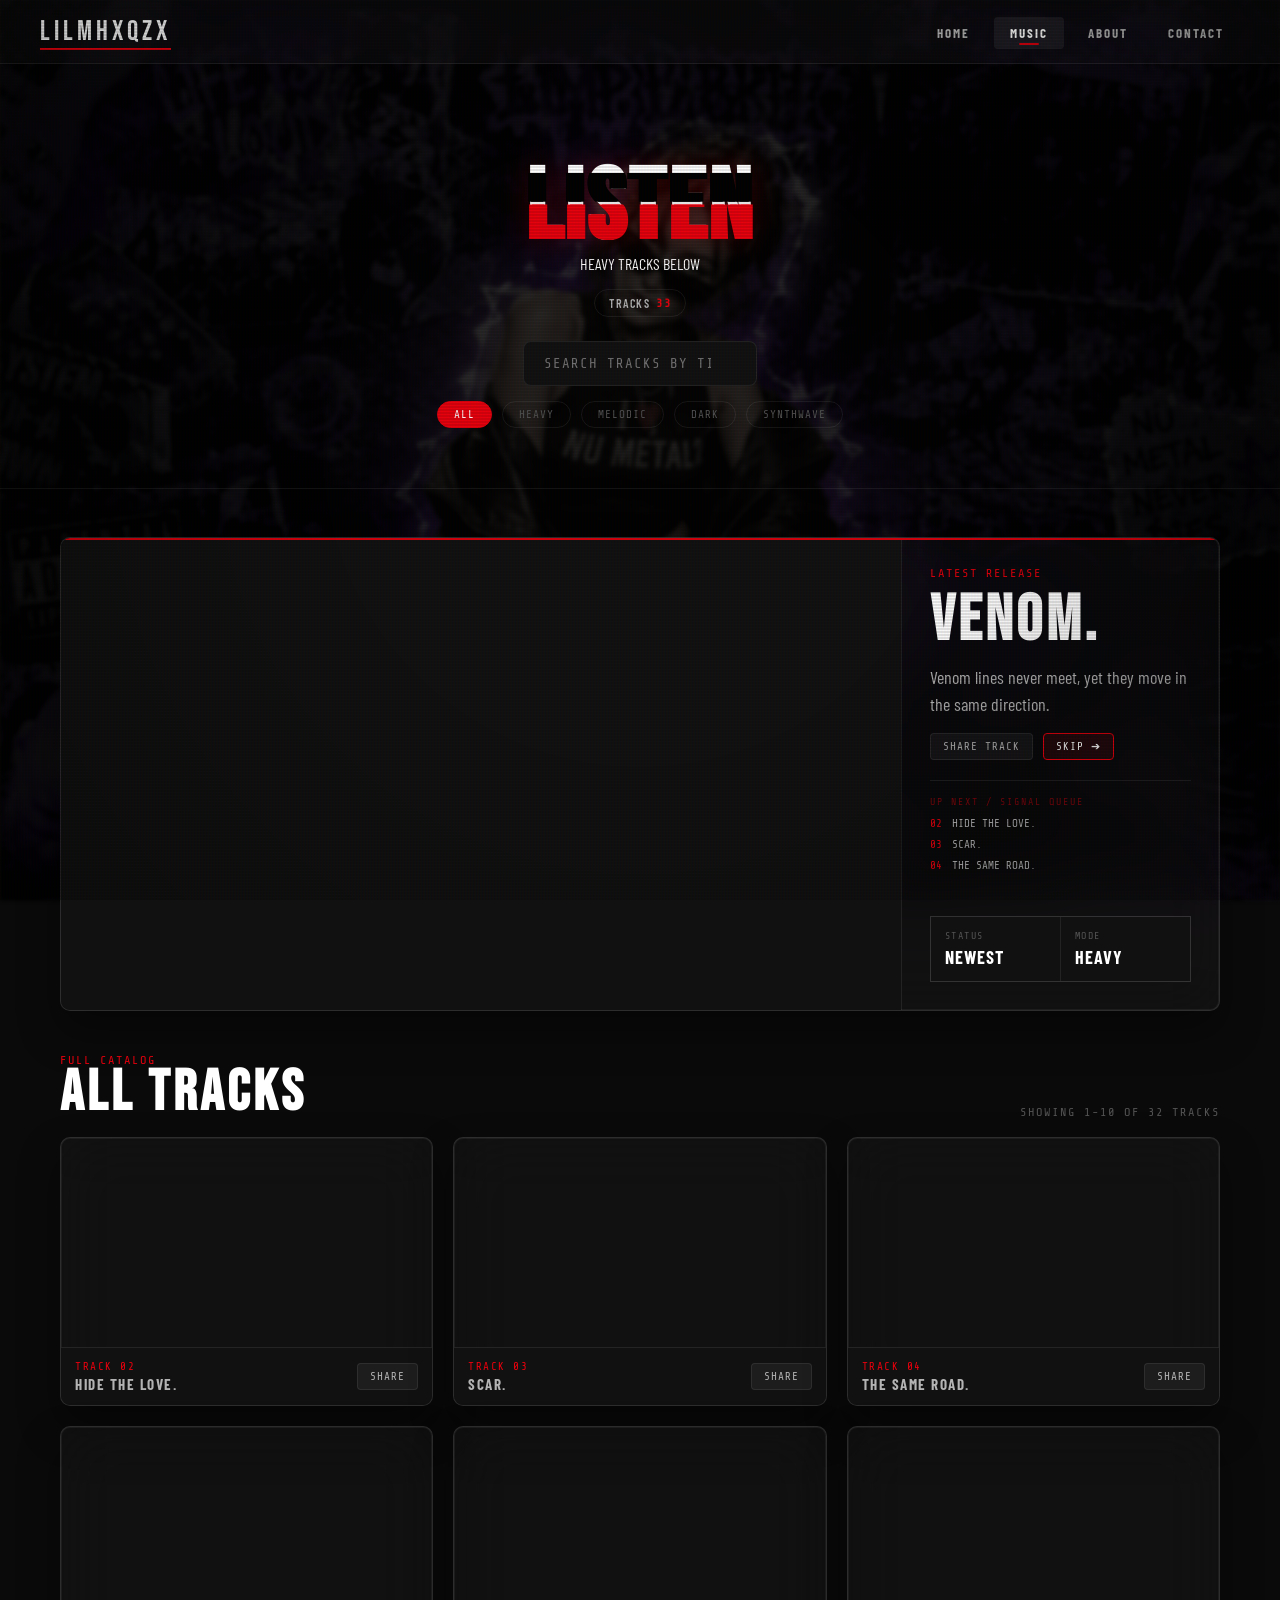
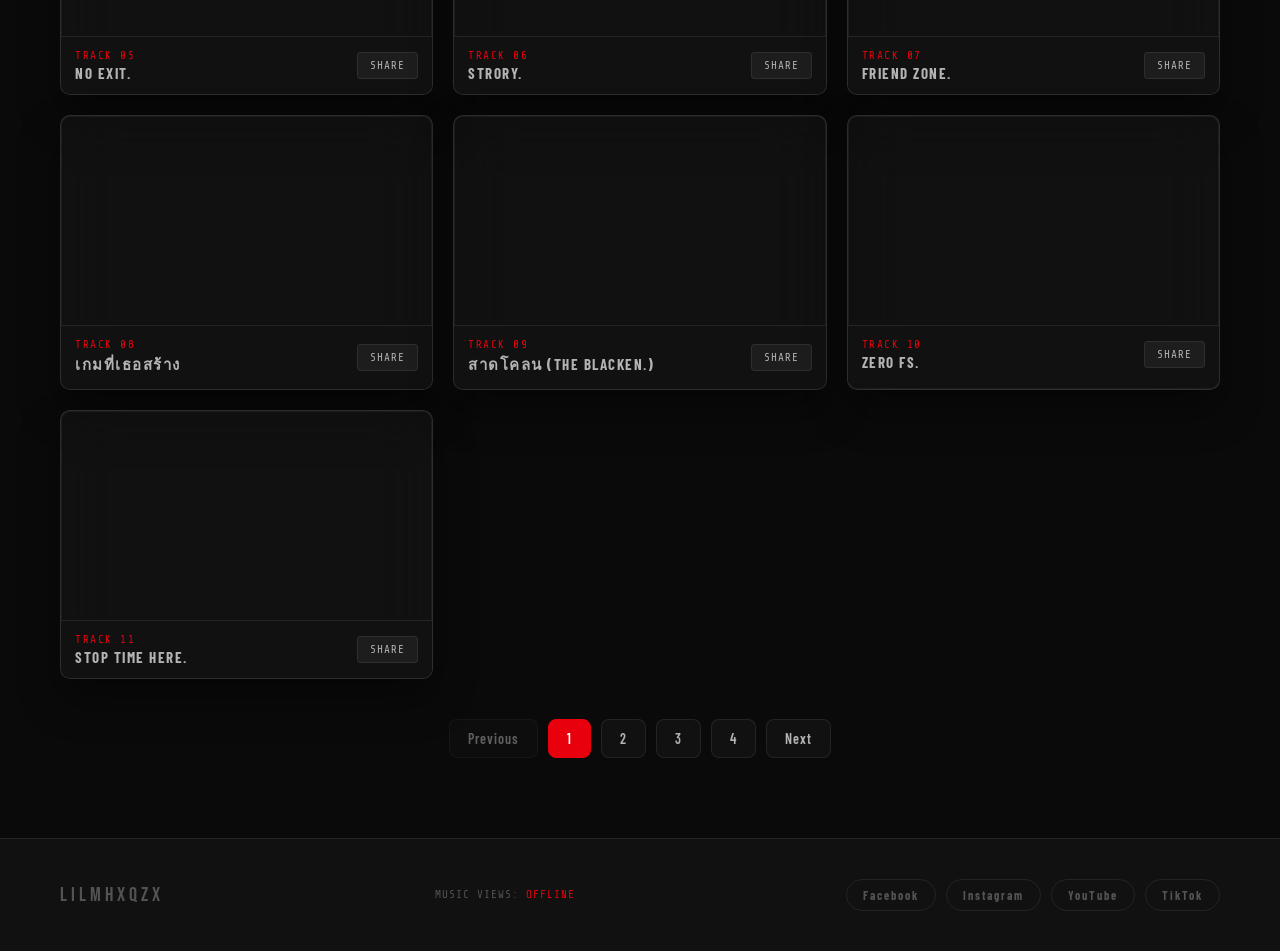
<file: music.html>
<!DOCTYPE html>
<html lang="en">

<head>
    <meta charset="UTF-8">
    <meta name="viewport" content="width=device-width, initial-scale=1.0">
    <title>Lilmhxqzx Music - MUSIC</title>
    <link href="https://fonts.googleapis.com/css2?family=Bebas+Neue&family=Barlow+Condensed:wght@400;600;700;900&family=Share+Tech+Mono&display=swap" rel="stylesheet">
    <link rel="stylesheet" href="style.css">
    <script src="https://www.youtube.com/iframe_api"></script>
    <style>
        .page-header::after {
            content: 'SOUNDS';
            position: absolute;
            left: 50%; top: 55%;
            transform: translate(-50%, -50%);
            font-family: 'Bebas Neue', sans-serif;
            font-size: clamp(120px, 25vw, 350px);
            color: transparent;
            -webkit-text-stroke: 1px rgba(232,0,13,0.05);
            pointer-events: none;
            letter-spacing: 30px;
            line-height: 1;
            user-select: none;
            z-index: -1;
        }

        /* Loading Spinner Styles */
        .loader-overlay {
            position: absolute;
            inset: 0;
            background: rgba(10, 10, 10, 0.7);
            backdrop-filter: blur(4px);
            display: flex;
            justify-content: center;
            align-items: center;
            z-index: 50;
            opacity: 0;
            pointer-events: none;
            transition: opacity 0.3s ease;
        }
        .loader-overlay.active { opacity: 1; pointer-events: all; }
        .spinner {
            width: 40px;
            height: 40px;
            border: 3px solid var(--border);
            border-top: 3px solid var(--red);
            border-radius: 50%;
            animation: spin 0.8s linear infinite;
        }
        @keyframes spin { to { transform: rotate(360deg); } }

        .track-count {
            display: inline-flex;
            align-items: center;
            gap: 6px;
            margin-top: 16px;
            padding: 6px 14px;
            border: 1px solid var(--border);
            border-radius: 500px;
            font-size: 12px;
            letter-spacing: 1.5px;
            color: var(--grey);
            font-weight: 600;
            animation: fadeUp 0.7s 0.2s ease both;
        }
        .track-count span { color: var(--red); font-family: 'Share Tech Mono', monospace; }

        @keyframes fadeUp {
            from { opacity: 0; transform: translateY(20px); }
            to   { opacity: 1; transform: translateY(0); }
        }

        /* GRID */
        .music-container {
            padding: 48px 60px 80px;
            max-width: 1400px;
            margin: 0 auto;
            position: relative;
        }

        .featured-track {
            display: grid;
            grid-template-columns: minmax(0, 1.45fr) minmax(280px, 0.55fr);
            gap: 0;
            margin-bottom: 34px;
            background: var(--surface);
            border: 1px solid var(--border);
            border-radius: 10px;
            overflow: hidden;
            position: relative;
            animation: fadeUp 0.7s 0.25s ease both;
        }
        .featured-track::before {
            content: '';
            position: absolute;
            inset: 0 0 auto;
            height: 2px;
            background: var(--red);
            z-index: 2;
        }
        .featured-video {
            background: var(--deep);
            aspect-ratio: 16 / 9;
        }
        .featured-video iframe {
            width: 100%;
            height: 100%;
            border: 0;
            display: block;
        }
        .featured-info {
            padding: 28px;
            display: flex;
            flex-direction: column;
            justify-content: space-between;
            gap: 28px;
            border-left: 1px solid var(--border);
        }
        .featured-kicker,
        .track-kicker,
        .section-label {
            font-family: 'Share Tech Mono', monospace;
            color: var(--red);
            font-size: 12px;
            letter-spacing: 2px;
            text-transform: uppercase;
        }
        .featured-info h2 {
            font-family: 'Bebas Neue', sans-serif;
            font-size: clamp(44px, 5vw, 72px);
            letter-spacing: 4px;
            line-height: 0.9;
            margin: 12px 0 14px;
        }
        .featured-info p {
            color: var(--grey);
            font-size: 18px;
            line-height: 1.5;
        }
        .featured-stats {
            display: grid;
            grid-template-columns: repeat(2, minmax(0, 1fr));
            border: 1px solid var(--border);
            background: var(--border);
            gap: 1px;
        }
        .featured-stats div {
            background: var(--deep);
            padding: 13px 14px;
        }
        .featured-stats span {
            display: block;
            color: var(--dim);
            font-family: 'Share Tech Mono', monospace;
            font-size: 10px;
            letter-spacing: 1.5px;
            text-transform: uppercase;
            margin-bottom: 5px;
        }
        .featured-stats strong {
            font-size: 18px;
            letter-spacing: 1px;
            text-transform: uppercase;
        }

        .section-heading {
            display: flex;
            align-items: end;
            justify-content: space-between;
            gap: 18px;
            margin: 0 0 18px;
            padding-top: 8px;
        }
        .section-heading h2 {
            font-family: 'Bebas Neue', sans-serif;
            font-size: clamp(34px, 5vw, 58px);
            letter-spacing: 4px;
            line-height: 0.9;
        }
        .section-heading p {
            color: var(--dim);
            font-family: 'Share Tech Mono', monospace;
            font-size: 12px;
            letter-spacing: 2px;
            text-transform: uppercase;
        }

        .song-container {
            display: grid;
            grid-template-columns: repeat(auto-fill, minmax(340px, 1fr));
            gap: 20px;
        }

        /* CARD */
        .card {
            background: var(--surface);
            border: 1px solid var(--border);
            border-radius: 10px;
            overflow: hidden;
            position: relative;
            transition: all 0.25s ease;
            opacity: 0;
            animation: fadeUp 0.6s ease forwards;
        }
        .card:nth-child(1)  { animation-delay: 0.05s; }
        .card:nth-child(2)  { animation-delay: 0.10s; }
        .card:nth-child(3)  { animation-delay: 0.15s; }
        .card:nth-child(4)  { animation-delay: 0.20s; }
        .card:nth-child(5)  { animation-delay: 0.25s; }
        .card:nth-child(6)  { animation-delay: 0.30s; }
        .card:nth-child(7)  { animation-delay: 0.35s; }
        .card:nth-child(8)  { animation-delay: 0.40s; }
        .card:nth-child(9)  { animation-delay: 0.45s; }
        .card:nth-child(10) { animation-delay: 0.50s; }
        .card:nth-child(11) { animation-delay: 0.55s; }
        .card:nth-child(12) { animation-delay: 0.60s; }
        .card:nth-child(13) { animation-delay: 0.65s; }
        .card:nth-child(14) { animation-delay: 0.70s; }

        .card:hover {
            border-color: var(--red-dim);
            transform: translateY(-6px) scale(1.01);
            box-shadow: 0 16px 48px rgba(0,0,0,0.6), 0 0 32px var(--red-glow);
        }

        /* Card Distort Effect on Hover */
        .card:hover iframe {
            filter: contrast(1.2) brightness(1.1);
            animation: card-shake 0.2s infinite;
        }
        @keyframes card-shake {
            0% { transform: translate(1px, 1px); }
            50% { transform: translate(-1px, -1px); }
            100% { transform: translate(0, 0); }
        }

        /* red top flash on hover */
        .card::before {
            content: '';
            position: absolute;
            top: 0; left: 0; right: 0;
            height: 2px;
            background: var(--red);
            transform: scaleX(0);
            transform-origin: left;
            transition: transform 0.3s ease;
            z-index: 2;
        }
        .card:hover::before { transform: scaleX(1); }

        .card iframe {
            width: 100%;
            aspect-ratio: 16 / 9;
            height: auto;
            border: none;
            display: block;
        }
        .track-label {
            display: flex;
            align-items: center;
            justify-content: space-between;
            gap: 12px;
            padding: 12px 14px;
            background: var(--deep);
            border-top: 1px solid var(--border);
        }
        .track-label span {
            color: var(--red);
            font-family: 'Share Tech Mono', monospace;
            font-size: 11px;
            letter-spacing: 1.5px;
        }
        .track-label strong {
            color: var(--grey);
            font-size: 15px;
            letter-spacing: 1.5px;
            text-transform: uppercase;
        }

        /* FOOTER BAR */
        .footer-bar {
            border-top: 1px solid var(--border);
            padding: 40px 60px;
            display: flex;
            align-items: center;
            justify-content: space-between;
            flex-wrap: wrap;
            gap: 16px;
            background: var(--deep);
        }
        .footer-bar .logo-sm {
            font-family: 'Bebas Neue', sans-serif;
            font-size: 20px;
            letter-spacing: 4px;
            color: var(--dim);
        }
        .footer-bar .socials { display: flex; gap: 10px; flex-wrap: wrap; }
        .footer-bar .socials a {
            text-decoration: none;
            color: var(--dim);
            font-size: 12px;
            letter-spacing: 2px;
            font-weight: 700;
            padding: 8px 16px;
            border: 1px solid var(--border);
            border-radius: 500px;
            transition: all 0.2s;
        }
        .footer-bar .socials a:hover {
            color: var(--white);
            border-color: var(--red);
            box-shadow: 0 0 12px var(--red-glow);
        }

        /* Search Styles */
        .search-container {
            position: relative;
            margin-top: 24px;
            max-width: 400px;
            animation: fadeUp 0.7s 0.3s ease both;
        }

        #search-input {
            width: 100%;
            background: var(--deep);
            border: 1px solid var(--border);
            border-radius: 8px;
            padding: 14px 45px 14px 20px;
            color: var(--white);
            font-family: 'Share Tech Mono', monospace;
            font-size: 14px;
            letter-spacing: 1px;
            outline: none;
            transition: all 0.3s ease;
        }

        #search-input:focus {
            border-color: var(--red);
            box-shadow: 0 0 15px var(--red-glow);
        }

        .clear-search-btn {
            position: absolute;
            right: 15px;
            top: 50%;
            transform: translateY(-50%);
            background: none;
            border: none;
            color: var(--dim);
            font-size: 22px;
            cursor: pointer;
            display: none;
            line-height: 1;
            transition: color 0.2s;
        }
        .clear-search-btn:hover { color: var(--red); }

        /* Filter Styles */
        .filter-container {
            display: flex;
            gap: 10px;
            margin-top: 15px;
            flex-wrap: wrap;
            animation: fadeUp 0.7s 0.35s ease both;
        }
        .filter-btn {
            background: transparent;
            border: 1px solid var(--border);
            color: var(--dim);
            padding: 6px 16px;
            border-radius: 500px;
            font-family: 'Share Tech Mono', monospace;
            font-size: 11px;
            letter-spacing: 1px;
            cursor: pointer;
            transition: all 0.2s ease;
        }
        .filter-btn:hover { border-color: var(--grey); color: var(--grey); }
        .filter-btn.active {
            background: var(--red);
            border-color: var(--red);
            color: var(--white);
        }

        .share-btn {
            background: rgba(255, 255, 255, 0.05);
            border: 1px solid var(--border);
            color: var(--grey);
            padding: 6px 12px;
            border-radius: 4px;
            font-family: 'Share Tech Mono', monospace;
            font-size: 11px;
            letter-spacing: 1px;
            cursor: pointer;
            transition: all 0.2s ease;
            text-transform: uppercase;
        }
        .share-btn:hover {
            border-color: var(--red);
            color: var(--white);
            background: rgba(232, 0, 13, 0.1);
        }

        /* Pagination Controls */
        .pagination-controls {
            display: flex;
            justify-content: center;
            gap: 10px;
            margin-top: 40px;
            flex-wrap: wrap;
        }

        .pagination-button {
            background: var(--surface);
            border: 1px solid var(--border);
            color: var(--grey);
            padding: 10px 18px;
            border-radius: 8px;
            cursor: pointer;
            font-family: 'Barlow Condensed', sans-serif;
            font-size: 14px;
            font-weight: 600;
            letter-spacing: 1px;
            transition: all 0.2s ease;
        }

        .pagination-button:hover:not(:disabled) {
            border-color: var(--red);
            color: var(--white);
            background: rgba(232, 0, 13, 0.1);
        }

        .pagination-button.active {
            background: var(--red);
            border-color: var(--red);
            color: var(--white);
            cursor: default;
        }

        .pagination-button:disabled {
            opacity: 0.5;
            cursor: not-allowed;
        }

        /* RESPONSIVE */
        @media (max-width: 768px) {
            .navbar { padding: 0 20px; }
            .page-header { padding: 48px 24px 32px; }
            .music-container { padding: 32px 20px 60px; }
            .featured-track { grid-template-columns: 1fr; }
            .featured-info { border-left: 0; border-top: 1px solid var(--border); padding: 22px; }
            .section-heading { align-items: start; flex-direction: column; }
            .song-container { grid-template-columns: 1fr; gap: 14px; }
            .footer-bar { padding: 32px 20px; }
        }
        @media (max-width: 480px) {
            .navbar ul { gap: 0; }
            .navbar ul li a { padding: 8px 10px; font-size: 12px; }
        }

        /* CRT Scanlines & Vignette Overlay */
        body::after {
            content: " ";
            display: block;
            position: fixed;
            top: 0; left: 0; bottom: 0; right: 0;
            background: 
                linear-gradient(rgba(18, 16, 16, 0) 50%, rgba(0, 0, 0, 0.1) 50%), 
                linear-gradient(90deg, rgba(255, 0, 0, 0.03), rgba(0, 255, 0, 0.01), rgba(0, 0, 255, 0.03));
            z-index: 9998;
            background-size: 100% 3px, 3px 100%;
            pointer-events: none;
        }
        body::before {
            content: " ";
            display: block;
            position: fixed;
            top: 0; left: 0; bottom: 0; right: 0;
            background: radial-gradient(circle, rgba(0,0,0,0) 40%, rgba(0,0,0,0.6) 100%);
            z-index: 9999;
            pointer-events: none;
        }

        /* Glitch Effect Styles */
        .page-header {
            display: flex;
            flex-direction: column;
            align-items: center;
            text-align: center;
            padding: 100px 20px 60px;
        }

        .glitch {
            position: relative;
            display: inline-block;
        }
        .glitch::before,
        .glitch::after {
            content: attr(data-text);
            position: absolute;
            top: 0; left: 0; width: 100%; height: 100%;
            background: transparent;
        }
        .glitch::before {
            left: 2px;
            text-shadow: -3px 0 var(--red);
            clip-path: inset(45% 0 1% 0);
            animation: glitch-anim-1 2s infinite linear alternate-reverse;
        }
        .glitch::after {
            left: -2px;
            text-shadow: 3px 0 #000;
            clip-path: inset(10% 0 58% 0);
            animation: glitch-anim-2 3s infinite linear alternate-reverse;
        }
        @keyframes glitch-anim-1 {
            0% { clip-path: inset(80% 0 1% 0); }
            50% { clip-path: inset(10% 0 70% 0); }
            100% { clip-path: inset(40% 0 43% 0); }
        }
        @keyframes glitch-anim-2 {
            0% { clip-path: inset(1% 0 80% 0); }
            50% { clip-path: inset(70% 0 10% 0); }
            100% { clip-path: inset(20% 0 60% 0); }
        }
        .glitch:hover::before { animation-duration: 0.1s; }
        .glitch:hover::after { animation-duration: 0.1s; }

        /* Screen Glitch Spike */
        .active-glitch {
            animation: screen-spike 0.1s steps(2);
        }
        @keyframes screen-spike {
            0% { filter: invert(0.5) hue-rotate(90deg); transform: translateX(5px) skewX(2deg); }
            50% { filter: contrast(5); transform: translateX(-5px) skewX(-2deg); }
            100% { filter: none; transform: none; }
        }
    </style>
</head>

<body>

    <div id="page-loader"></div>

    <!-- Dynamic Background Layer -->
    <div id="music-bg-layer" class="music-page-bg-overlay"></div>

    <nav class="navbar">
        <a href="index.html" class="logo">LILMHXQZX</a>
        <button class="nav-toggle" id="nav-toggle">☰</button>
        <ul id="nav-menu">
            <li><a href="index.html">HOME</a></li>
            <li><a href="music.html" class="active">MUSIC</a></li>
            <li><a href="about.html">ABOUT</a></li>
            <li><a href="contact.html">CONTACT</a></li>
        </ul>
    </nav>

    <div class="page-header">
        <h1 class="glitch" data-text="LISTEN" style="text-shadow: 0 0 30px var(--red-glow);">LISTEN</h1>
        <p class="subtitle">HEAVY TRACKS BELOW</p>
        <div class="track-count">TRACKS <span id="total-tracks">0</span></div>
        <div class="search-container">
            <input type="text" id="search-input" placeholder="SEARCH TRACKS BY TITLE...">
            <button id="clear-search" class="clear-search-btn" type="button" title="Clear search" aria-label="Clear search">&times;</button>
        </div>
        <div class="filter-container" id="filter-root">
            <button class="filter-btn active" data-mode="ALL">ALL</button>
            <button class="filter-btn" data-mode="HEAVY">HEAVY</button>
            <button class="filter-btn" data-mode="MELODIC">MELODIC</button>
            <button class="filter-btn" data-mode="DARK">DARK</button>
             <button class="filter-btn" data-mode="SYNTHWAVE">SYNTHWAVE</button>
        </div>
    </div>

    <div class="music-container">
        <!-- Loading Spinner -->
        <div id="music-loader" class="loader-overlay">
            <div class="spinner"></div>
        </div>

        <!-- Featured Track will be injected here -->
        <div id="featured-root"></div>

        <div class="section-heading">
            <div>
                <div class="section-label">FULL CATALOG</div>
                <h2>ALL TRACKS</h2>
            </div>
            <p id="remaining-count">Loading...</p>
        </div>

        <div class="song-container" id="catalog-root">
            <!-- Catalog tracks will be injected here -->
        </div>

        <div id="pagination-controls" class="pagination-controls">
            <!-- Pagination buttons will be injected here -->
        </div>

    </div>

    <div class="footer-bar">
        <div class="logo-sm">LILMHXQZX</div>
        <div id="footer-stats" style="font-family: 'Share Tech Mono'; font-size: 11px; color: var(--dim); letter-spacing: 1px;">MUSIC VIEWS: <span id="visitor-val" style="color: var(--red);">0</span></div>
        <div class="socials">
            <a href="https://web.facebook.com/suparak.chouyphom" target="_blank">Facebook</a>
            <a href="https://www.instagram.com/lilmhxqzx" target="_blank">Instagram</a>
            <a href="https://www.youtube.com/@LilmhxqzxMusic" target="_blank">YouTube</a>
            <a href="https://www.youtube.com/@LilmhxqzxMusic" target="_blank">TikTok</a>
        </div>
    </div>

    <script src="data.js"></script>
    <script>
        // ข้อมูล trackList ถูกโหลดมาจากไฟล์ data.js แล้ว
        
        let currentPage = 1;
        const itemsPerPage = 10;
        let currentMode = 'ALL';
        let filteredTracks = [...trackList]; // เก็บรายการเพลงที่ผ่านการกรองแล้ว
        let ytPlayer; // เก็บอินสแตนซ์ของ YouTube Player

        let audioCtx;
        function playStaticPop() {
            if (!audioCtx) audioCtx = new (window.AudioContext || window.webkitAudioContext)();
            
            const bufferSize = audioCtx.sampleRate * 0.1; 
            const buffer = audioCtx.createBuffer(1, bufferSize, audioCtx.sampleRate);
            const data = buffer.getChannelData(0);
            
            for (let i = 0; i < bufferSize; i++) {
                data[i] = Math.random() * 2 - 1;
            }

            const noise = audioCtx.createBufferSource();
            noise.buffer = buffer;

            const filter = audioCtx.createBiquadFilter();
            filter.type = 'bandpass';
            filter.frequency.value = 1000;
            filter.Q.value = 1;

            const gain = audioCtx.createGain();
            gain.gain.setValueAtTime(0.15, audioCtx.currentTime);
            gain.gain.exponentialRampToValueAtTime(0.01, audioCtx.currentTime + 0.1);

            noise.connect(filter);
            filter.connect(gain);
            gain.connect(audioCtx.destination);

            noise.start();
            noise.stop(audioCtx.currentTime + 0.1);
        }

        function triggerScreenGlitch() {
            document.body.classList.add('active-glitch');
            setTimeout(() => {
                document.body.classList.remove('active-glitch');
            }, 100);
        }

        document.addEventListener('click', (e) => {
            if (e.target.closest('button, a')) {
                playStaticPop();
                triggerScreenGlitch();
            }
        });

        function animateValue(id, start, end, duration) {
            const obj = document.getElementById(id);
            if (!obj) return;
            let startTimestamp = null;
            const step = (timestamp) => {
                if (!startTimestamp) startTimestamp = timestamp;
                const progress = Math.min((timestamp - startTimestamp) / duration, 1);
                const value = Math.floor(progress * (end - start) + start);
                obj.textContent = value.toLocaleString();
                if (progress < 1) {
                    window.requestAnimationFrame(step);
                }
            };
            window.requestAnimationFrame(step);
        }

        async function loadStats() {
            try {
                const response = await fetch('https://api.counterapi.dev/v1/lilmhxqzx/music/up');
                const data = await response.json();
                animateValue('visitor-val', 0, data.count, 1500);
            } catch (err) {
                document.getElementById('visitor-val').textContent = 'OFFLINE';
            }
        }

        // ฟังก์ชันสร้าง UI เมื่อไม่พบผลลัพธ์
        function getEmptyStateHTML() {
            return `
                <div style="grid-column: 1/-1; text-align: center; padding: 100px 20px; border: 1px dashed var(--border); border-radius: 10px; background: rgba(255,255,255,0.02); animation: fadeUp 0.5s ease;">
                    <div style="font-size: 64px; margin-bottom: 20px; opacity: 0.2;">🚫</div>
                    <h3 style="font-family: 'Bebas Neue'; font-size: 32px; color: var(--red); letter-spacing: 2px;">NO MATCHES FOUND</h3>
                    <p style="color: var(--dim); font-family: 'Share Tech Mono'; margin-top: 10px; text-transform: uppercase;">The frequency you are looking for does not exist in our database.</p>
                </div>
            `;
        }

        async function shareTrack(title, id) {
            const url = `https://www.youtube.com/watch?v=${id}`;
            if (navigator.share) {
                try {
                    await navigator.share({
                        title: `Lilmhxqzx - ${title}`,
                        text: `Check out this track by Lilmhxqzx: ${title}`,
                        url: url
                    });
                } catch (err) {
                    console.log('Share cancelled or failed');
                }
            } else {
                navigator.clipboard.writeText(url);
                alert('Link copied to clipboard!');
            }
        }

        function renderMusic(page = 1) {
            currentPage = page;
            const featuredRoot = document.getElementById('featured-root');
            const catalogRoot = document.getElementById('catalog-root');
            const totalTracksEl = document.getElementById('total-tracks');
            const remainingCountEl = document.getElementById('remaining-count');
            const paginationControls = document.getElementById('pagination-controls');

            if (!filteredTracks.length) {
                featuredRoot.innerHTML = '';
                catalogRoot.innerHTML = getEmptyStateHTML();
                totalTracksEl.textContent = '0';
                remainingCountEl.textContent = '0 results';
                paginationControls.innerHTML = '';
                return;
            }

            // Update Total Count (ตามผลการค้นหา)
            totalTracksEl.textContent = filteredTracks.length;

            // 1. Render Featured Track (เพลงแรกจากรายการที่กรองแล้ว)
            const featured = filteredTracks[0];

            // Generate Up Next Queue (แสดง 3 เพลงถัดไปในคิว)
            const upNextTracks = filteredTracks.slice(1, 4);
            const queueHtml = upNextTracks.length > 0 ? `
                <div class="featured-queue" style="margin-top: 20px; border-top: 1px solid var(--border); padding-top: 15px; margin-bottom: 5px;">
                    <div class="section-label" style="margin-bottom: 10px; font-size: 10px; opacity: 0.5;">UP NEXT / SIGNAL QUEUE</div>
                    ${upNextTracks.map((t, i) => `
                        <div style="display: flex; gap: 10px; margin-bottom: 8px; font-family: 'Share Tech Mono'; font-size: 11px; align-items: center;">
                            <span style="color: var(--red);">${(i + 2).toString().padStart(2, '0')}</span>
                            <span style="color: var(--grey); text-transform: uppercase; white-space: nowrap; overflow: hidden; text-overflow: ellipsis; max-width: 180px;">${t.title}</span>
                        </div>
                    `).join('')}
                </div>
            ` : '';
            
            // Update Page Background based on Featured Track
            // ปิดการทำงานส่วนนี้เพื่อให้พื้นหลังเป็นรูป music-bg.jpg ตามที่ตั้งค่าใน CSS
            // const bgLayer = document.getElementById('music-bg-layer');
            // if (bgLayer && featured.coverSrc) {
            //     bgLayer.style.backgroundImage = `url('${featured.coverSrc}')`;
            // }

            featuredRoot.innerHTML = `
                <section class="featured-track" aria-label="Featured track">
                    <div class="featured-video">
                        <iframe id="main-featured-video"
                                src="https://www.youtube.com/embed/${featured.id}?autoplay=1&enablejsapi=1" 
                                title="YouTube video player" frameborder="0" 
                                allow="accelerometer; autoplay; clipboard-write; encrypted-media; gyroscope; picture-in-picture; web-share" 
                                allowfullscreen></iframe>
                    </div>
                    <div class="featured-info">
                        <div>
                            <div class="featured-kicker">LATEST RELEASE</div>
                            <h2>${featured.title}</h2>
                            <p>${featured.description || 'Check out my newest sound.'}</p>
                            <div style="display: flex; gap: 10px; margin-top: 15px;">
                                <button class="share-btn" onclick="shareTrack('${featured.title.replace(/'/g, "\\'")}', '${featured.id}')">SHARE TRACK</button>
                                <button class="share-btn" onclick="skipTrack()" style="border-color: var(--red); color: var(--white); background: rgba(232, 0, 13, 0.1);">SKIP ➔</button>
                            </div>
                            ${queueHtml}
                        </div>
                        <div class="featured-stats">
                            <div>
                                <span>Status</span>
                                <strong>NEWEST</strong>
                            </div>
                            <div>
                                <span>Mode</span>
                                <strong>${featured.mode || 'Heavy'}</strong>
                            </div>
                        </div>
                    </div>
                </section>
            `;

            // 2. Render Catalog (เพลงที่เหลือ)
            const catalogTracks = filteredTracks.slice(1); 
            const totalCatalogTracks = catalogTracks.length;
            const totalPages = Math.ceil(totalCatalogTracks / itemsPerPage);

            const startIndex = (currentPage - 1) * itemsPerPage;
            const endIndex = Math.min(startIndex + itemsPerPage, totalCatalogTracks); // Ensure endIndex doesn't exceed array length

            const paginatedTracks = catalogTracks.slice(startIndex, endIndex);

            const catalogHtml = paginatedTracks.map((track, index) => {
                // Calculate track number relative to the *entire* catalog, not just the current page
                const actualTrackNumber = startIndex + index + 2; // +1 for 0-indexing, +1 for featured track
                const trackNumber = actualTrackNumber.toString().padStart(2, '0');
                
                return `
                    <div class="card" style="animation-delay: ${0.05 * (index + 1)}s">
                        <iframe src="https://www.youtube.com/embed/${track.id}" 
                                title="YouTube video player" frameborder="0" 
                                allow="accelerometer; autoplay; clipboard-write; encrypted-media; gyroscope; picture-in-picture; web-share" 
                                allowfullscreen></iframe>
                        <div class="track-label">
                            <div style="display: flex; flex-direction: column; gap: 2px;">
                                <span>TRACK ${trackNumber}</span>
                                <strong>${track.title}</strong>
                            </div>
                            <button class="share-btn" onclick="shareTrack('${track.title.replace(/'/g, "\\'")}', '${track.id}')">SHARE</button>
                        </div>
                    </div>
                `;
            }).join('');

            catalogRoot.innerHTML = catalogHtml;

            // Update remaining count
            if (totalCatalogTracks > 0) {
                remainingCountEl.textContent = `Showing ${startIndex + 1}-${endIndex} of ${totalCatalogTracks} tracks`;
            } else {
                remainingCountEl.textContent = 'No more tracks.';
            }


            // 3. Render Pagination Controls
            if (paginationControls) {
                paginationControls.innerHTML = ''; // Clear previous buttons

                if (totalPages > 1) {
                    const prevButton = document.createElement('button');
                    prevButton.textContent = 'Previous';
                    prevButton.classList.add('pagination-button');
                    prevButton.disabled = (currentPage === 1);
                    prevButton.onclick = () => { renderMusic(currentPage - 1); document.querySelector('.section-heading').scrollIntoView({ behavior: 'smooth' }); };
                    paginationControls.appendChild(prevButton);

                    for (let i = 1; i <= totalPages; i++) {
                        const pageButton = document.createElement('button');
                        pageButton.textContent = i;
                        pageButton.classList.add('pagination-button');
                        if (i === currentPage) pageButton.classList.add('active');
                        pageButton.onclick = () => { 
                            renderMusic(i); 
                            document.querySelector('.section-heading').scrollIntoView({ behavior: 'smooth' });
                        };
                        paginationControls.appendChild(pageButton);
                    }

                    const nextButton = document.createElement('button');
                    nextButton.textContent = 'Next';
                    nextButton.classList.add('pagination-button');
                    if (currentPage === totalPages) nextButton.disabled = true;
                    nextButton.onclick = () => { renderMusic(currentPage + 1); document.querySelector('.section-heading').scrollIntoView({ behavior: 'smooth' }); };
                    paginationControls.appendChild(nextButton);
                }
            }

            // เชื่อมต่อ Event ของ YouTube Player
            attachPlayerEvents();
        }

        // ฟังก์ชันจัดการเมื่อ API ของ YouTube พร้อมทำงาน
        function onYouTubeIframeAPIReady() {
            attachPlayerEvents();
        }

        function attachPlayerEvents() {
            // ตรวจสอบว่ามี IFrame และ API พร้อมหรือไม่
            if (typeof YT === 'undefined' || !YT.Player || !document.getElementById('main-featured-video')) return;

            if (ytPlayer && ytPlayer.destroy) ytPlayer.destroy();

            ytPlayer = new YT.Player('main-featured-video', {
                events: {
                    'onStateChange': (event) => {
                        // เมื่อวิดีโอเล่นจบ (State 0 คือ ENDED)
                        if (event.data === YT.PlayerState.ENDED) {
                            skipTrack();
                        }
                    }
                }
            });
        }

        function skipTrack() {
            if (filteredTracks.length > 1) {
                const finishedTrack = filteredTracks.shift(); // ดึงเพลงปัจจุบันออก
                filteredTracks.push(finishedTrack); // เอาไปต่อท้ายรายการ
                renderMusic(1); // สั่ง Render ใหม่ เพลงถัดไปจะขึ้นเป็น Featured แทน
            }
        }

        // ระบบการค้นหา
        const searchInput = document.getElementById('search-input');
        const clearBtn = document.getElementById('clear-search');
        const musicLoader = document.getElementById('music-loader');

        function performSearchAndFilter() {
            // แสดง Loader
            musicLoader.classList.add('active');

            // ใช้ timeout เล็กน้อยเพื่อให้เห็น spinner และจำลองการประมวลผล
            setTimeout(() => {
                const query = searchInput.value.toLowerCase().trim();
                clearBtn.style.display = query.length > 0 ? 'block' : 'none';

                filteredTracks = trackList.filter(track => {
                    const matchesSearch = track.title.toLowerCase().includes(query);
                    const matchesMode = currentMode === 'ALL' || (track.mode && track.mode.toUpperCase() === currentMode);
                    return matchesSearch && matchesMode;
                });

                renderMusic(1);
                
                // ซ่อน Loader
                musicLoader.classList.remove('active');
            }, 400);
        }

        searchInput.addEventListener('input', performSearchAndFilter);

        clearBtn.addEventListener('click', () => {
            searchInput.value = '';
            performSearchAndFilter();
            searchInput.focus();
        });

        // ระบบการกรองตามโหมด (Category Filter)
        document.getElementById('filter-root').addEventListener('click', (e) => {
            if (e.target.classList.contains('filter-btn')) {
                // อัปเดตสถานะปุ่ม Active
                document.querySelectorAll('.filter-btn').forEach(btn => btn.classList.remove('active'));
                e.target.classList.add('active');

                currentMode = e.target.getAttribute('data-mode');
                performSearchAndFilter();
            }
        });

        // เรียกใช้ฟังก์ชันเมื่อโหลดหน้าเว็บ
        document.addEventListener('DOMContentLoaded', () => {
            renderMusic(1);
            loadStats();

            // Mobile Menu Toggle
            const navToggle = document.getElementById('nav-toggle');
            const navMenu = document.getElementById('nav-menu');
            if(navToggle) {
                navToggle.addEventListener('click', () => navMenu.classList.toggle('active'));
            }
            
            // ปิด Loader ทันทีถ้าผ่านไป 2 วินาทีแล้วยังไม่หายไป (Safety Net)
            setTimeout(() => { document.getElementById('page-loader').style.opacity = '0'; }, 2000);
        });

        // Page Fade-in
        window.addEventListener('load', () => {
            document.getElementById('page-loader').style.opacity = '0';
        });
    </script>

</body>
</html>
</file>
<file: style.css>
:root {
    --black: #0a0a0a;
    --deep: #111111;
    --surface: rgba(255, 255, 255, 0.03); /* ปรับให้ใสขึ้นมากเพื่อให้เห็นพื้นหลังชัดเจน */
    --border: rgba(255, 255, 255, 0.08); /* ขอบเนียนบางสไตล์ iOS */
    --red: #e8000d;
    --red-dim: #9b0009;
    --red-glow: rgba(232, 0, 13, 0.25);
    --white: #ffffff;
    --grey: #b3b3b3;
    --dim: #535353;
    --glass-blur: blur(30px) saturate(180%); 
    --glass-border: rgba(255, 255, 255, 0.12);
}

* {
    margin: 0;
    padding: 0;
    box-sizing: border-box;
}

html { scroll-behavior: smooth; }

::selection {
    background: var(--red);
    color: var(--white);
}

::-webkit-scrollbar {
    width: 6px;
}

::-webkit-scrollbar-track {
    background: var(--black);
}

::-webkit-scrollbar-thumb {
    background: var(--red-dim);
    border-radius: 3px;
}

body {
    background: var(--black);
    color: var(--white);
    font-family: 'Barlow Condensed', sans-serif;
    min-height: 100vh;
    overflow-x: hidden;
}

/* --- GLOBAL OVERLAYS (CRT & VIGNETTE) --- */
body::after {
    content: " ";
    display: block;
    position: fixed;
    top: 0; left: 0; bottom: 0; right: 0;
    background: 
        linear-gradient(rgba(18, 16, 16, 0) 50%, rgba(0, 0, 0, 0.1) 50%), 
        linear-gradient(90deg, rgba(255, 0, 0, 0.03), rgba(0, 255, 0, 0.01), rgba(0, 0, 255, 0.03));
    z-index: 9998;
    background-size: 100% 3px, 3px 100%;
    pointer-events: none;
}

/* รวม Vignette และ Noise เข้าด้วยกันเพื่อลดภาระการ Render */
body::before {
    content: " ";
    position: fixed;
    inset: 0;
    background-image: 
        radial-gradient(circle, rgba(0,0,0,0) 40%, rgba(0,0,0,0.6) 100%),
        url("data:image/svg+xml,%3Csvg viewBox='0 0 200 200' xmlns='http://www.w3.org/2000/svg'%3E%3Cfilter id='n'%3E%3CfeTurbulence type='fractalNoise' baseFrequency='0.9' numOctaves='4' stitchTiles='stitch'/%3E%3C/filter%3E%3Crect width='100%25' height='100%25' filter='url(%23n)' opacity='0.03'/%3E%3C/svg%3E");
    pointer-events: none;
    z-index: 9999;
    opacity: 0.4;
}

.navbar {
    position: sticky;
    top: 0;
    z-index: 100;
    display: flex;
    align-items: center;
    justify-content: space-between;
    padding: 0 40px;
    height: 64px;
    background: var(--surface);
    backdrop-filter: var(--glass-blur);
    -webkit-backdrop-filter: var(--glass-blur);
    border-bottom: 1px solid var(--border);
}

.nav-toggle {
    display: none;
    background: none;
    border: none;
    color: var(--white);
    font-size: 24px;
    cursor: pointer;
    z-index: 101;
}

/* Page Transition Overlay */
#page-loader {
    position: fixed;
    inset: 0;
    background: var(--black);
    z-index: 10000;
    transition: opacity 0.6s ease;
    pointer-events: none;
}

.logo {
    font-family: 'Bebas Neue', sans-serif;
    font-size: 28px;
    letter-spacing: 4px;
    color: var(--white);
    position: relative;
    text-decoration: none;
}

.logo:hover {
    animation: glitch 0.3s cubic-bezier(.25,.46,.45,.94) both infinite;
    color: var(--white);
}

@keyframes glitch {
    0% {
        transform: translate(0);
        text-shadow: none;
    }
    20% {
        transform: translate(-2px, 2px);
        text-shadow: 2px 0 var(--red), -2px 0 #0ff;
        text-shadow: 2px 0 var(--red), -2px 0 #000;
    }
    40% {
        transform: translate(-2px, -2px);
        text-shadow: 2px 0 var(--red), -2px 0 #0ff;
        text-shadow: 2px 0 var(--red), -2px 0 #000;
    }
    60% {
        transform: translate(2px, 2px);
        text-shadow: -2px 0 var(--red), 2px 0 #0ff;
        text-shadow: -2px 0 var(--red), 2px 0 #000;
    }
    80% {
        transform: translate(2px, -2px);
        text-shadow: -2px 0 var(--red), 2px 0 #0ff;
        text-shadow: -2px 0 var(--red), 2px 0 #000;
    }
    100% {
        transform: translate(0);
    }
}

.logo::after {
    content: '';
    position: absolute;
    bottom: -2px;
    left: 0;
    width: 100%;
    height: 2px;
    background: var(--red);
    animation: logoLine 3s ease-in-out infinite;
}

@keyframes logoLine {
    0%,
    100% {
        transform: scaleX(1);
    }

    50% {
        transform: scaleX(0.3);
        transform-origin: left;
    }
}

.navbar ul {
    display: flex;
    gap: 8px;
    list-style: none;
}

.navbar ul li a {
    color: var(--grey);
    text-decoration: none;
    font-weight: 700;
    font-size: 13px;
    letter-spacing: 2px;
    padding: 8px 16px;
    border-radius: 4px;
    transition: all 0.2s;
    position: relative;
}

.navbar ul li a:hover,
.navbar ul li a.active {
    color: var(--white);
    background: rgba(255, 255, 255, 0.07);
}

.navbar ul li a::after {
    content: '';
    position: absolute;
    bottom: 4px;
    left: 50%;
    transform: translateX(-50%) scaleX(0);
    width: 20px;
    height: 2px;
    background: var(--red);
    transition: transform 0.2s;
    border-radius: 2px;
}

.navbar ul li a:hover::after,
.navbar ul li a.active::after {
    transform: translateX(-50%) scaleX(1);
}

/* Page Header Utility (Shared across subpages) */
.page-header {
    padding: 64px 60px 40px;
    position: relative;
    border-bottom: 1px solid var(--border);
    overflow: hidden;
}

.page-header h1 {
    font-family: 'Bebas Neue', sans-serif;
    font-size: clamp(48px, 8vw, 100px);
    letter-spacing: 4px;
    line-height: 0.9;
}

.subtitle-mono {
    font-family: 'Share Tech Mono', monospace;
    font-size: 13px;
    letter-spacing: 3px;
    color: var(--red);
    margin-top: 12px;
}

.home {
    display: flex;
    flex-direction: column;
    justify-content: flex-end;
    align-items: flex-start;
    min-height: calc(100vh - 64px);
    padding: 96px 60px 42px;
    position: relative;
    overflow: hidden;
    border-bottom: 1px solid var(--border);
    isolation: isolate;
}

.hero-content-glass {
    background: rgba(255, 255, 255, 0.02);
    backdrop-filter: blur(10px);
    -webkit-backdrop-filter: blur(10px);
    border: 1px solid rgba(255, 255, 255, 0.05);
    border-radius: 24px;
    padding: 40px;
    margin-bottom: 20px;
    box-shadow: 
        0 20px 50px rgba(0, 0, 0, 0.3),
        inset 0 0 0 1px rgba(255, 255, 255, 0.05);
    animation: fadeUp 0.8s cubic-bezier(0.16, 1, 0.3, 1) both;
    width: min(100%, 720px);
    position: relative;
}

.home::before {
    content: '';
    position: absolute;
    inset: 0;
    background:
        linear-gradient(90deg, rgba(10, 10, 10, 0.98) 0%, rgba(10, 10, 10, 0.78) 45%, rgba(10, 10, 10, 0.3) 100%),
        linear-gradient(0deg, rgba(10, 10, 10, 0.98) 0%, rgba(10, 10, 10, 0.35) 42%, rgba(10, 10, 10, 0.7) 100%),
        url('cover.jpg') right center / min(58vw, 760px) auto no-repeat;
    z-index: -2;
}

.home::after {
    content: 'NOISE';
    position: absolute;
    right: -10px;
    bottom: 18px;
    font-family: 'Bebas Neue', sans-serif;
    font-size: clamp(92px, 18vw, 260px);
    color: transparent;
    -webkit-text-stroke: 1px rgba(232, 0, 13, 0.1);
    letter-spacing: 12px;
    line-height: 1;
    pointer-events: none;
    user-select: none;
    z-index: -1;
}

.hero-copy,
.hero-meta {
    position: relative;
    z-index: 1;
}

.hero-copy {
    width: 100%;
    text-align: left;
}

.eyebrow {
    display: inline-flex;
    align-items: center;
    margin-bottom: 24px;
    padding: 7px 14px;
    border: 1px solid var(--border);
    border-radius: 500px;
    color: var(--red);
    font-family: 'Share Tech Mono', monospace;
    font-size: 12px;
    letter-spacing: 2px;
    animation: fadeUp 0.7s ease both;
}

.home h1 {
    font-family: 'Bebas Neue', sans-serif;
    font-size: clamp(80px, 16vw, 200px);
    line-height: 0.9;
    letter-spacing: 7px;
    margin-bottom: 24px;
    background: linear-gradient(to bottom, #fff 30%, rgba(255,255,255,0.5) 100%);
    -webkit-background-clip: text;
    -webkit-text-fill-color: transparent;
    filter: drop-shadow(0 0 20px rgba(232, 0, 13, 0.15));
    animation: fadeUp 0.7s 0.08s ease both;
}

.home p {
    width: min(100%, 560px);
    color: var(--grey);
    font-family: 'Share Tech Mono', monospace;
    font-size: 13px;
    letter-spacing: 3px;
    text-transform: uppercase;
    line-height: 1.8;
    animation: fadeUp 0.7s 0.16s ease both;
}

.hero-actions {
    display: flex;
    gap: 12px;
    flex-wrap: wrap;
    margin-top: 30px;
    animation: fadeUp 0.7s 0.24s ease both;
}

.primary-action,
.secondary-action {
    display: inline-flex;
    align-items: center;
    justify-content: center;
    min-height: 44px;
    padding: 12px 28px;
    border-radius: 4px;
    text-decoration: none;
    font-family: 'Barlow Condensed', sans-serif;
    font-size: 14px;
    font-weight: 800;
    letter-spacing: 2px;
    transition: all 0.2s ease;
}

.primary-action {
    color: var(--white);
    background: rgba(232, 0, 13, 0.12);
    border: 1px solid var(--red);
    box-shadow: 0 0 22px var(--red-glow);
}

.secondary-action {
    color: var(--grey);
    background: rgba(255, 255, 255, 0.05);
    border: 1px solid var(--border);
}

.primary-action:hover,
.secondary-action:hover {
    color: var(--white);
    border-color: var(--red);
    transform: translateY(-3px);
    box-shadow: 0 12px 34px rgba(0, 0, 0, 0.55), 0 0 32px var(--red-glow);
}

.primary-action:hover {
    background: var(--red);
}

.hero-meta {
    width: min(100%, 860px);
    display: grid;
    grid-template-columns: repeat(auto-fit, minmax(180px, 1fr));
    gap: 16px;
    margin-top: 40px;
    animation: fadeUp 0.7s 0.32s ease both;
}

.hero-meta div {
    padding: 20px;
    background: var(--surface);
    backdrop-filter: var(--glass-blur);
    -webkit-backdrop-filter: var(--glass-blur);
    border: 1px solid var(--glass-border);
    border-radius: 16px;
    transition: transform 0.3s ease, border-color 0.3s ease;
}

.hero-meta div:hover {
    transform: translateY(-5px);
    border-color: var(--red);
}

.hero-meta span {
    display: block;
    color: var(--dim);
    font-family: 'Share Tech Mono', monospace;
    font-size: 11px;
    letter-spacing: 2px;
    text-transform: uppercase;
    margin-bottom: 6px;
}

.hero-meta strong {
    color: var(--white);
    font-size: 20px;
    letter-spacing: 1px;
    text-transform: uppercase;
}

.music-player-section {
    padding: 48px 60px 80px;
    background: var(--black);
}

.music-player-container {
    width: 100%;
    max-width: 540px;
    margin: 0 auto;
    padding: 24px;
    background: rgba(255, 255, 255, 0.015); /* ลดความเข้มของสีพื้นผิวลงเพื่อให้ใสขึ้น */
    backdrop-filter: blur(15px) saturate(200%) !important; /* ลดความเบลอลงจาก 30px เพื่อให้เห็นพื้นหลังชัดขึ้น */
    border: 1px solid var(--border);
    border-radius: 16px;
    text-align: center;
    position: relative;
    overflow: hidden;
    animation: fadeUp 0.7s 0.25s ease both;
}

.music-player-container::before {
    content: '';
    position: absolute;
    inset: 0 0 auto;
    height: 2px;
    background: var(--red);
}

.music-player-container:hover {
    border-color: var(--red-dim);
    box-shadow: 0 16px 48px rgba(0, 0, 0, 0.6), 0 0 32px var(--red-glow);
}

.badge {
    display: inline-flex;
    align-items: center;
    margin-bottom: 14px;
    padding: 6px 14px;
    border: 1px solid var(--border);
    border-radius: 500px;
    color: var(--red);
    font-family: 'Share Tech Mono', monospace;
    font-size: 12px;
    letter-spacing: 2px;
}

.music-player-container h2 {
    font-family: 'Bebas Neue', sans-serif;
    font-size: 44px;
    letter-spacing: 3px;
    line-height: 0.95;
}

.music-player-container .subtitle {
    margin: 8px 0 20px;
    color: var(--grey);
    font-family: 'Share Tech Mono', monospace;
    font-size: 12px;
    letter-spacing: 2px;
    text-transform: uppercase;
}

.album-cover-wrapper {
    width: min(100%, 300px);
    margin: 0 auto 20px;
    border: 1px solid var(--border);
    border-radius: 8px;
    overflow: hidden;
    box-shadow: 0 14px 42px rgba(0, 0, 0, 0.55);
    transition: all 0.25s ease;
}

.album-cover-wrapper:hover {
    border-color: var(--red-dim);
    transform: translateY(-5px) scale(1.01);
    box-shadow: 0 16px 48px rgba(0, 0, 0, 0.62), 0 0 30px var(--red-glow);
}

.album-cover {
    display: block;
    width: 100%;
    aspect-ratio: 1;
    object-fit: cover;
}

.player-wrapper {
    padding: 16px;
    margin-bottom: 18px;
    background: rgba(0, 0, 0, 0.1); /* ปรับพื้นหลังส่วนควบคุมให้บางลง */
    backdrop-filter: blur(2px);
    border: 1px solid var(--border);
    border-radius: 8px;
}

audio {
    width: 100%;
    height: 40px;
    accent-color: var(--red);
}

.controls {
    display: flex;
    justify-content: center;
    gap: 10px;
    margin-top: 14px;
    flex-wrap: wrap;
}

.controls button {
    min-width: 86px;
    padding: 9px 14px;
    background: rgba(255, 255, 255, 0.05);
    border: 1px solid var(--border);
    border-radius: 4px;
    color: var(--grey);
    cursor: pointer;
    font-family: 'Barlow Condensed', sans-serif;
    font-size: 13px;
    font-weight: 800;
    letter-spacing: 1.5px;
    transition: all 0.2s ease;
}

.controls button:hover {
    color: var(--white);
    border-color: var(--red);
    box-shadow: 0 0 14px var(--red-glow);
    transform: translateY(-2px);
}

.info {
    padding: 14px 16px;
    background: rgba(232, 0, 13, 0.04); /* ปรับความใสของแถบข้อมูลเพลง */
    border-left: 3px solid var(--red);
    border-radius: 6px;
    text-align: center; /* แก้ไขให้ตัวหนังสือตรงกึ่งกลาง */
    margin-bottom: 20px;
}

.info p {
    color: var(--grey);
    font-size: 16px;
    line-height: 1.45;
}

.highlight-info {
    color: var(--red);
    font-weight: 800;
}

.social-links {
    border-top: 1px solid var(--border);
    padding: 40px 60px;
    display: flex;
    justify-content: center;
    flex-wrap: wrap;
    gap: 10px;
    background: var(--deep);
}

.social-links a {
    color: var(--dim);
    text-decoration: none;
    font-size: 12px;
    letter-spacing: 2px;
    font-weight: 700;
    padding: 8px 16px;
    border: 1px solid var(--border);
    border-radius: 500px;
    transition: all 0.2s;
}

.social-links a:hover {
    color: var(--white);
    border-color: var(--red);
    box-shadow: 0 0 12px var(--red-glow);
}

@keyframes fadeUp {
    from {
        opacity: 0;
        transform: translateY(20px);
    }

    to {
        opacity: 1;
        transform: translateY(0);
    }
}

@media (max-width: 768px) {
    .navbar {
        padding: 0 20px;
    }

    .nav-toggle {
        display: block;
    }

    .navbar ul {
        position: fixed;
        top: 64px;
        left: 0;
        width: 100%;
        height: 0;
        flex-direction: column;
        background: rgba(10, 10, 10, 0.95);
        backdrop-filter: var(--glass-blur);
        overflow: hidden;
        transition: height 0.3s ease;
        gap: 0;
    }

    .navbar ul.active {
        height: calc(100vh - 64px);
        padding: 20px 0;
    }

    .home {
        min-height: auto;
        padding: 100px 20px 60px;
        align-items: center;
        text-align: center;
    }

    .hero-content-glass {
        padding: 30px 20px;
        border-radius: 20px;
        width: 100%;
    }

    .home::before {
        background:
            linear-gradient(0deg, rgba(10, 10, 10, 0.98) 0%, rgba(10, 10, 10, 0.64) 52%, rgba(10, 10, 10, 0.92) 100%),
            url('cover.jpg') center top / cover no-repeat;
    }
    
    .hero-copy {
        text-align: center;
    }

    .home p {
        margin: 0 auto;
    }

    .hero-actions {
        justify-content: center;
    }

    .hero-meta {
        grid-template-columns: repeat(2, 1fr);
        margin-top: 30px;
        gap: 10px;
    }
    
    .hero-meta div {
        padding: 15px;
    }

    .music-player-section {
        padding: 32px 20px 60px;
    }

    .music-player-container {
        padding: 18px;
    }

    .social-links {
        padding: 32px 20px;
    }
}

@media (max-width: 480px) {
    .navbar ul {
        gap: 0;
    }

    .navbar ul li a {
        padding: 8px 10px;
        font-size: 12px;
    }

    .home h1 {
        letter-spacing: 3px;
    }
}

/* Glass override for specialized layouts */
.featured-track, .card {
    background: rgba(255, 255, 255, 0.03) !important;
    -webkit-backdrop-filter: var(--glass-blur);
    backdrop-filter: var(--glass-blur);
    border: 1px solid var(--glass-border) !important;
    box-shadow: 
        0 20px 40px rgba(0, 0, 0, 0.4),
        inset 0 0 0 1px rgba(255, 255, 255, 0.05);
    transition: all 0.4s cubic-bezier(0.165, 0.84, 0.44, 1);
}

.card:hover {
    background: rgba(255, 255, 255, 0.06) !important;
    border-color: rgba(232, 0, 13, 0.5) !important;
    transform: translateY(-8px) scale(1.02);
    box-shadow: 
        0 30px 60px rgba(0, 0, 0, 0.6),
        0 0 20px rgba(232, 0, 13, 0.2);
}

/* Dynamic Background for Music Page */
.music-page-bg-overlay {
    position: fixed;
    top: 0;
    left: 0;
    width: 100%;
    height: 100%;
    z-index: 0; /* ปรับให้อยู่ระนาบเดียวกับ body */
    background-image: url('music-bg6.PNG'); /* แก้ไขเป็น .jpg ให้ตรงกับไฟล์จริง */
    background-size: cover;
    background-position: center;
    background-repeat: no-repeat;
    transition: background-image 0.8s ease-in-out;
    filter: brightness(0.2) blur(2px);
    -webkit-filter: brightness(0.2) blur(2px); /* เพื่อความเข้ากันได้บน iOS Safari */
}

/* --- MAGAZINE LAYOUT FOR ABOUT PAGE --- */
.about-magazine {
    max-width: 1400px;
    margin: 0 auto;
    padding: 80px 60px;
    display: grid;
    grid-template-columns: repeat(12, 1fr);
    gap: 20px;
}

.mag-hero-text {
    grid-column: 1 / 8;
    z-index: 2;
}

.mag-hero-text h1 {
    font-family: 'Bebas Neue', sans-serif;
    font-size: clamp(100px, 15vw, 220px);
    line-height: 0.8;
    margin-bottom: 20px;
    color: var(--white);
    text-transform: uppercase;
}

.mag-vertical-label {
    position: absolute;
    left: -40px;
    top: 0;
    writing-mode: vertical-rl;
    transform: rotate(180deg);
    font-family: 'Share Tech Mono', monospace;
    font-size: 12px;
    color: var(--red);
    letter-spacing: 5px;
}

.mag-main-image {
    grid-column: 7 / 13;
    grid-row: 1 / 3;
    position: relative;
    filter: grayscale(1) contrast(1.2);
    transition: filter 0.5s ease;
}

.mag-main-image:hover {
    filter: grayscale(0) contrast(1);
}

.mag-content-block {
    grid-column: 1 / 6;
    margin-top: 40px;
    border-left: 1px solid var(--red);
    padding-left: 30px;
}

.mag-quote {
    grid-column: 6 / 12;
    font-size: 32px;
    font-family: 'Barlow Condensed', sans-serif;
    font-weight: 900;
    font-style: italic;
    line-height: 1.1;
    margin-top: 60px;
    color: var(--grey);
    text-transform: uppercase;
    position: relative;
}

.mag-quote::before {
    content: '"';
    font-size: 100px;
    color: var(--red);
    position: absolute;
    left: -50px;
    top: -20px;
    opacity: 0.3;
}

/* Global Glitch Effect for Headers */
.glitch {
    position: relative;
    display: inline-block;
}
.glitch::before,
.glitch::after {
    content: attr(data-text);
    position: absolute;
    top: 0; left: 0; width: 100%; height: 100%;
    background: transparent;
    pointer-events: none;
}
.glitch::before {
    left: 2px;
    text-shadow: -2px 0 #ff00c1;
    color: var(--red);
    text-shadow: -2px 0 var(--red);
    animation: glitch-anim-1 2s infinite linear alternate-reverse;
}
.glitch::after {
    left: -2px;
    text-shadow: -2px 0 #00fff9;
    color: #000;
    text-shadow: 2px 0 #000;
    animation: glitch-anim-2 3s infinite linear alternate-reverse;
}
@keyframes glitch-anim-1 {
    0% { clip-path: inset(20% 0 30% 0); }
    20% { clip-path: inset(60% 0 10% 0); }
    100% { clip-path: inset(30% 0 20% 0); }
}
@keyframes glitch-anim-2 {
    0% { clip-path: inset(15% 0 35% 0); }
    50% { clip-path: inset(5% 0 85% 0); }
    100% { clip-path: inset(25% 0 55% 0); }
}

/* About Magazine Responsive */
.mag-stats-grid {
    grid-column: 1 / 13;
    margin-top: 100px;
    display: grid;
    grid-template-columns: repeat(4, 1fr);
    gap: 20px;
}

@media (max-width: 1024px) {
    .about-magazine { padding: 60px 40px; }
    .mag-hero-text { grid-column: 1 / 13; }
    .mag-main-image { grid-column: 1 / 13; grid-row: auto; margin-top: 20px; }
    .mag-content-block { grid-column: 1 / 13; margin-top: 30px; }
    .mag-content-block h3 { font-size: 28px; }
    .mag-quote { grid-column: 1 / 13; margin-top: 40px; padding-left: 50px; }
    .mag-stats-grid { grid-template-columns: repeat(2, 1fr); margin-top: 60px; }
}

@media (max-width: 768px) {
    .about-magazine {
        padding: 40px 20px;
        display: flex;
        flex-direction: column;
    }
    .mag-vertical-label {
        display: none; /* ซ่อน Label แนวตั้งบนมือถือเพื่อประหยัดพื้นที่ */
    }
    .mag-main-image {
        margin: 0 -20px 30px -20px; /* ทำให้รูปกว้างเต็มจอ (Full bleed) */
        border-radius: 0;
        filter: grayscale(0.5); /* ให้มีสีบ้างบนมือถือเพื่อให้ดูน่าสนใจ */
    }
    .mag-hero-text h1 {
        font-size: clamp(70px, 22vw, 140px);
        line-height: 0.75;
        margin-bottom: 30px;
    }
    .mag-content-block {
        border-left: 2px solid var(--red);
        padding-left: 20px;
        margin-bottom: 40px;
    }
    .mag-quote {
        font-size: 26px;
        margin-top: 10px;
        padding-left: 30px;
    }
    .mag-quote::before {
        font-size: 80px;
        left: -30px;
    }
}

@media (max-width: 480px) {
    .mag-stats-grid { grid-template-columns: 1fr; }
}

/* --- SCROLL REVEAL ANIMATION --- */
.reveal-on-scroll {
    opacity: 0;
    transform: translateY(40px);
    transition: opacity 1.2s ease, transform 1s cubic-bezier(0.165, 0.84, 0.44, 1);
    will-change: transform, opacity;
}

.reveal-on-scroll.is-visible {
    opacity: 1;
    transform: translateY(0);
    transition-delay: 0.1s;
}

/* --- GLASS FORM STYLES --- */
.glass-input-group {
    margin-bottom: 24px;
    text-align: left;
}

.glass-input-group label {
    display: block;
    font-family: 'Share Tech Mono', monospace;
    font-size: 12px;
    color: var(--red);
    letter-spacing: 2px;
    margin-bottom: 8px;
    text-transform: uppercase;
}

.glass-input {
    width: 100%;
    background: rgba(255, 255, 255, 0.05);
    border: 1px solid var(--border);
    border-radius: 8px;
    padding: 14px 18px;
    color: var(--white);
    font-family: 'Barlow Condensed', sans-serif;
    font-size: 16px;
    letter-spacing: 1px;
    transition: all 0.3s cubic-bezier(0.165, 0.84, 0.44, 1);
    outline: none;
}

.glass-input:focus {
    background: rgba(255, 255, 255, 0.08);
    border-color: var(--red);
    box-shadow: 0 0 20px var(--red-glow), inset 0 0 10px rgba(255,255,255,0.02);
    transform: translateY(-2px);
}

/* --- SUCCESS OVERLAY --- */
.success-overlay {
    position: fixed;
    inset: 0;
    background: rgba(0, 0, 0, 0.9);
    backdrop-filter: var(--glass-blur);
    -webkit-backdrop-filter: var(--glass-blur);
    display: none;
    justify-content: center;
    align-items: center;
    z-index: 10001;
    padding: 20px;
    animation: fadeIn 0.4s ease both;
}

.success-overlay.active {
    display: flex;
}
</file>
